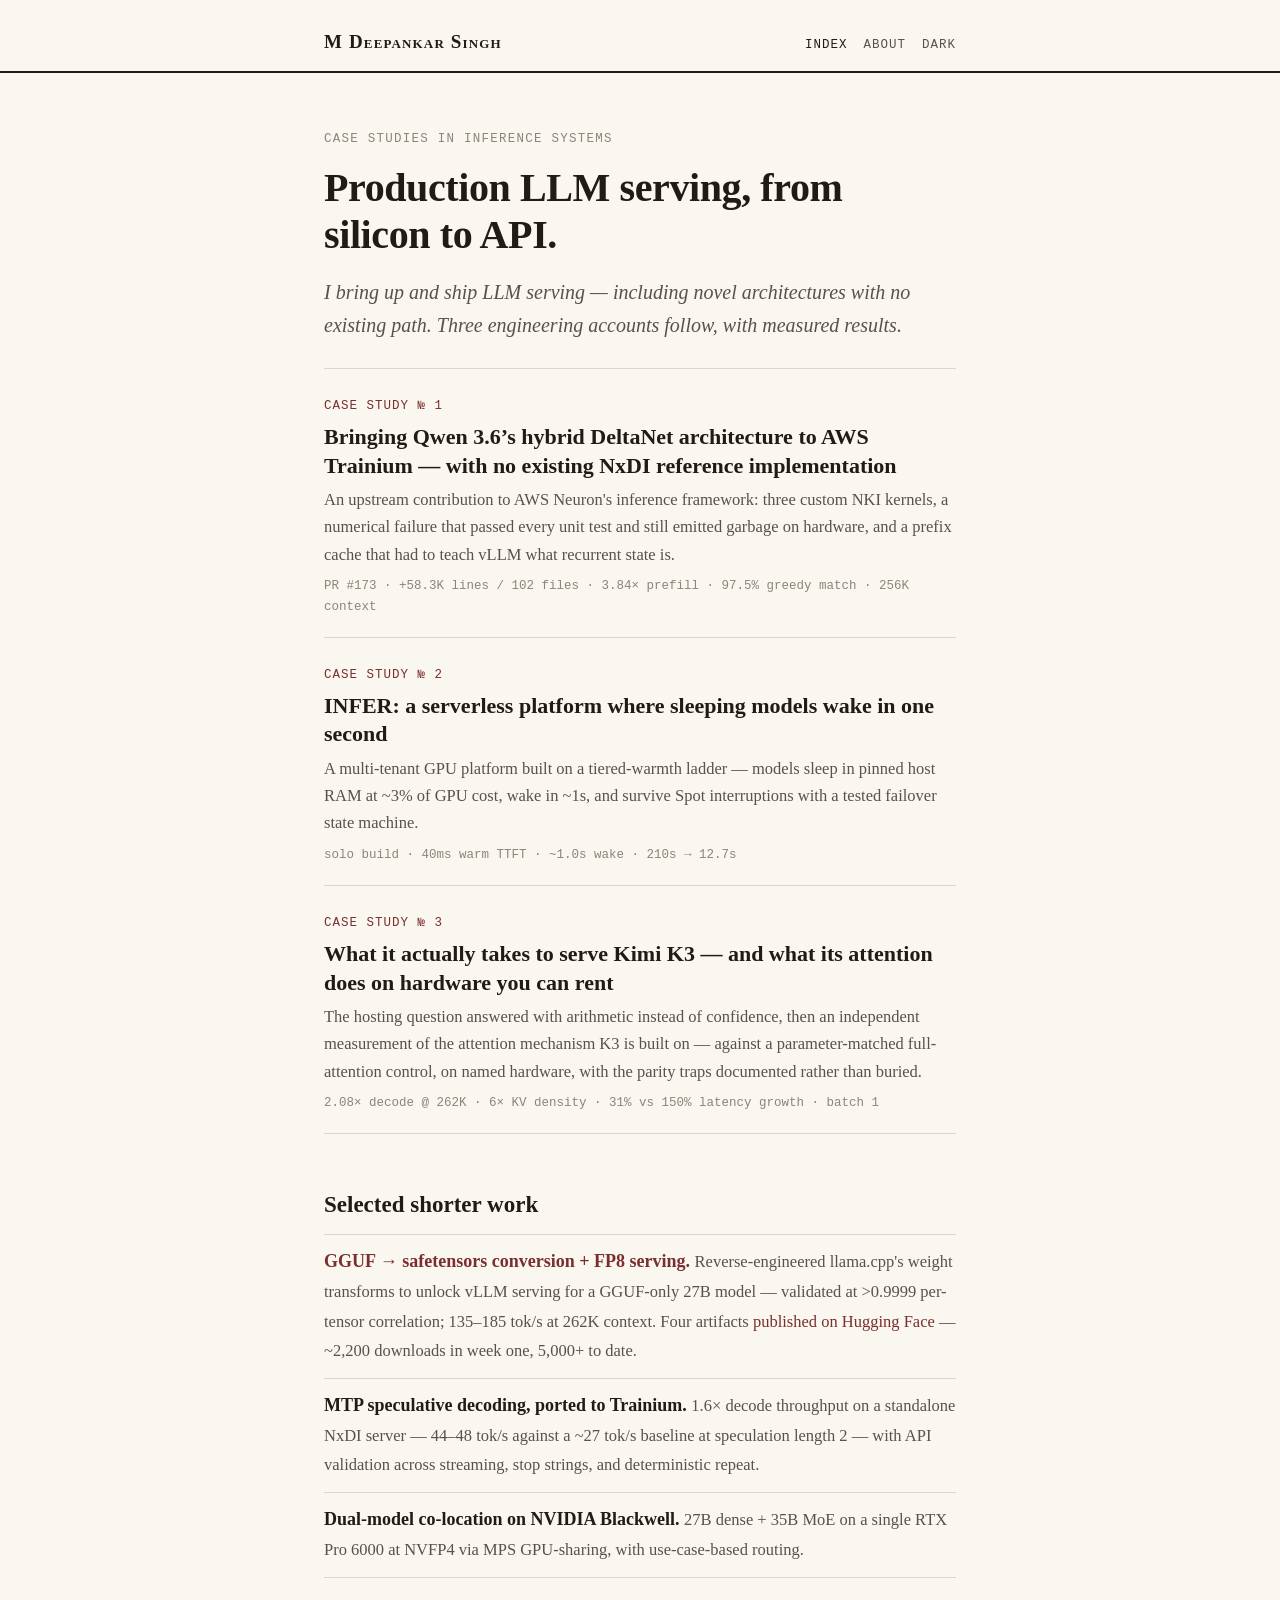
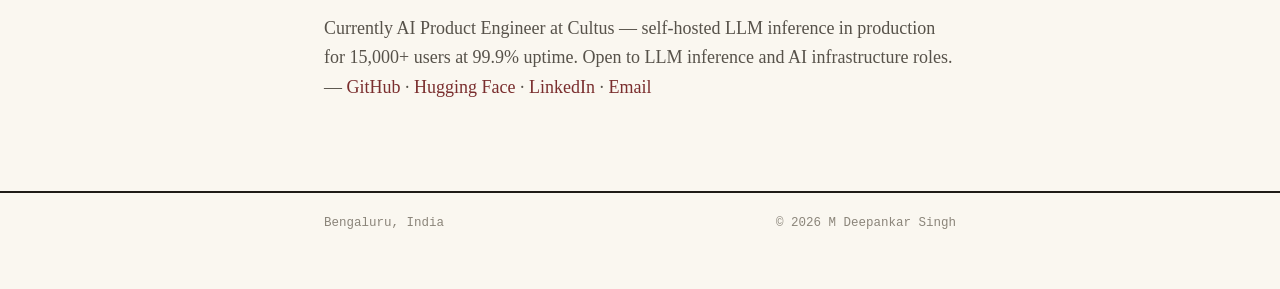
<file: index.html>
<!DOCTYPE html>
<html lang="en">
<head>
<meta charset="UTF-8">
<meta name="viewport" content="width=device-width, initial-scale=1.0">
<title>M Deepankar Singh — Inference Systems</title>
<meta name="description" content="Inference systems engineer. Case studies in production LLM serving: AWS Trainium bring-up, multi-tenant GPU platforms, and measured long-context inference.">

<meta property="og:type" content="website">
<meta property="og:site_name" content="M Deepankar Singh — Inference Systems">
<meta property="og:url" content="https://m-deepankar-singh.github.io/">
<meta property="og:title" content="M Deepankar Singh — Production LLM serving, from silicon to API">
<meta property="og:description" content="Case studies in inference systems: a hybrid DeltaNet architecture brought to AWS Trainium, a serverless GPU platform where sleeping models wake in one second, and an independent measurement of Kimi Delta Attention.">
<meta property="og:image" content="https://m-deepankar-singh.github.io/tweet-card.png">
<meta property="og:image:width" content="1600">
<meta property="og:image:height" content="900">
<meta name="twitter:card" content="summary_large_image">
<meta name="twitter:title" content="M Deepankar Singh — Production LLM serving, from silicon to API">
<meta name="twitter:description" content="Case studies in inference systems: a hybrid DeltaNet architecture brought to AWS Trainium, a serverless GPU platform where sleeping models wake in one second, and an independent measurement of Kimi Delta Attention.">
<meta name="twitter:image" content="https://m-deepankar-singh.github.io/tweet-card.png">

<link rel="stylesheet" href="styles.css">
<script src="theme.js"></script>
</head>
<body>

<header class="masthead">
  <div class="masthead-inner">
    <a class="name" href="index.html">M&nbsp;Deepankar&nbsp;Singh</a>
    <nav>
      <a href="index.html" class="active">Index</a>
      <a href="about.html">About</a>
      <button id="theme-toggle" type="button">Dark</button>
    </nav>
  </div>
</header>

<main>
  <div class="wrap">

    <div class="article-kicker">Case studies in inference systems</div>
    <h1>Production LLM serving, from silicon to API.</h1>
    <p class="cover-role">
      I bring up and ship LLM serving — including novel architectures with no existing path.
      Three engineering accounts follow, with measured results.
    </p>

    <div class="toc">
      <a class="toc-item" href="deltanet-trainium.html">
        <span class="toc-no">CASE STUDY № 1</span>
        <div class="toc-title">Bringing Qwen 3.6’s hybrid DeltaNet architecture to AWS Trainium — with no existing NxDI reference implementation</div>
        <p class="toc-abs">
          An upstream contribution to AWS Neuron's inference framework: three custom NKI kernels,
          a numerical failure that passed every unit test and still emitted garbage on hardware,
          and a prefix cache that had to teach vLLM what recurrent state is.
        </p>
        <div class="toc-stats">PR #173 · +58.3K lines / 102 files · 3.84× prefill · 97.5% greedy match · 256K context</div>
      </a>
      <a class="toc-item" href="infer.html">
        <span class="toc-no">CASE STUDY № 2</span>
        <div class="toc-title">INFER: a serverless platform where sleeping models wake in one second</div>
        <p class="toc-abs">
          A multi-tenant GPU platform built on a tiered-warmth ladder — models sleep in pinned
          host RAM at ~3% of GPU cost, wake in ~1s, and survive Spot interruptions with a
          tested failover state machine.
        </p>
        <div class="toc-stats">solo build · 40ms warm TTFT · ~1.0s wake · 210s → 12.7s</div>
      </a>
      <a class="toc-item" href="kimi-kda.html">
        <span class="toc-no">CASE STUDY № 3</span>
        <div class="toc-title">What it actually takes to serve Kimi K3 — and what its attention does on hardware you can rent</div>
        <p class="toc-abs">
          The hosting question answered with arithmetic instead of confidence, then an independent
          measurement of the attention mechanism K3 is built on — against a parameter-matched
          full-attention control, on named hardware, with the parity traps documented rather
          than buried.
        </p>
        <div class="toc-stats">2.08× decode @ 262K · 6× KV density · 31% vs 150% latency growth · batch 1</div>
      </a>
    </div>

    <h2 style="margin-top:56px">Selected shorter work</h2>
    <ul class="brief-list">
      <li>
        <span class="t"><a href="https://huggingface.co/zeeksa/Qwen3.6-27B-Uncensored-HauhauCS-Aggressive-DFlash-GGUF" target="_blank" rel="noopener">GGUF → safetensors conversion + FP8 serving.</a></span>
        <span class="d">Reverse-engineered llama.cpp's weight transforms to unlock vLLM serving for a
        GGUF-only 27B model — validated at &gt;0.9999 per-tensor correlation; 135–185 tok/s at 262K context.
        Four artifacts <a href="https://huggingface.co/zeeksa" target="_blank" rel="noopener">published on Hugging Face</a> —
        ~2,200 downloads in week one, 5,000+ to date.</span>
      </li>
      <li>
        <span class="t">MTP speculative decoding, ported to Trainium.</span>
        <span class="d">1.6× decode throughput on a standalone NxDI server — 44–48 tok/s against a
        ~27 tok/s baseline at speculation length 2 — with API validation across streaming,
        stop strings, and deterministic repeat.</span>
      </li>
      <li>
        <span class="t">Dual-model co-location on NVIDIA Blackwell.</span>
        <span class="d">27B dense + 35B MoE on a single RTX Pro 6000 at NVFP4 via MPS GPU-sharing,
        with use-case-based routing.</span>
      </li>
    </ul>

    <p class="dim" style="margin-top:36px">
      Currently AI Product Engineer at Cultus — self-hosted LLM inference in production for
      15,000+ users at 99.9% uptime. Open to LLM inference and AI infrastructure roles. —
      <a href="https://github.com/m-deepankar-singh" target="_blank" rel="noopener">GitHub</a> ·
      <a href="https://huggingface.co/zeeksa" target="_blank" rel="noopener">Hugging&nbsp;Face</a> ·
      <a href="https://linkedin.com/in/m-deepankar-singh" target="_blank" rel="noopener">LinkedIn</a> ·
      <a href="mailto:singh.deepankar39@gmail.com">Email</a>
    </p>

  </div>
</main>

<footer>
  <div class="wrap">
    <span>Bengaluru, India</span>
    <span>© 2026 M Deepankar Singh</span>
  </div>
</footer>

</body>
</html>
</file>
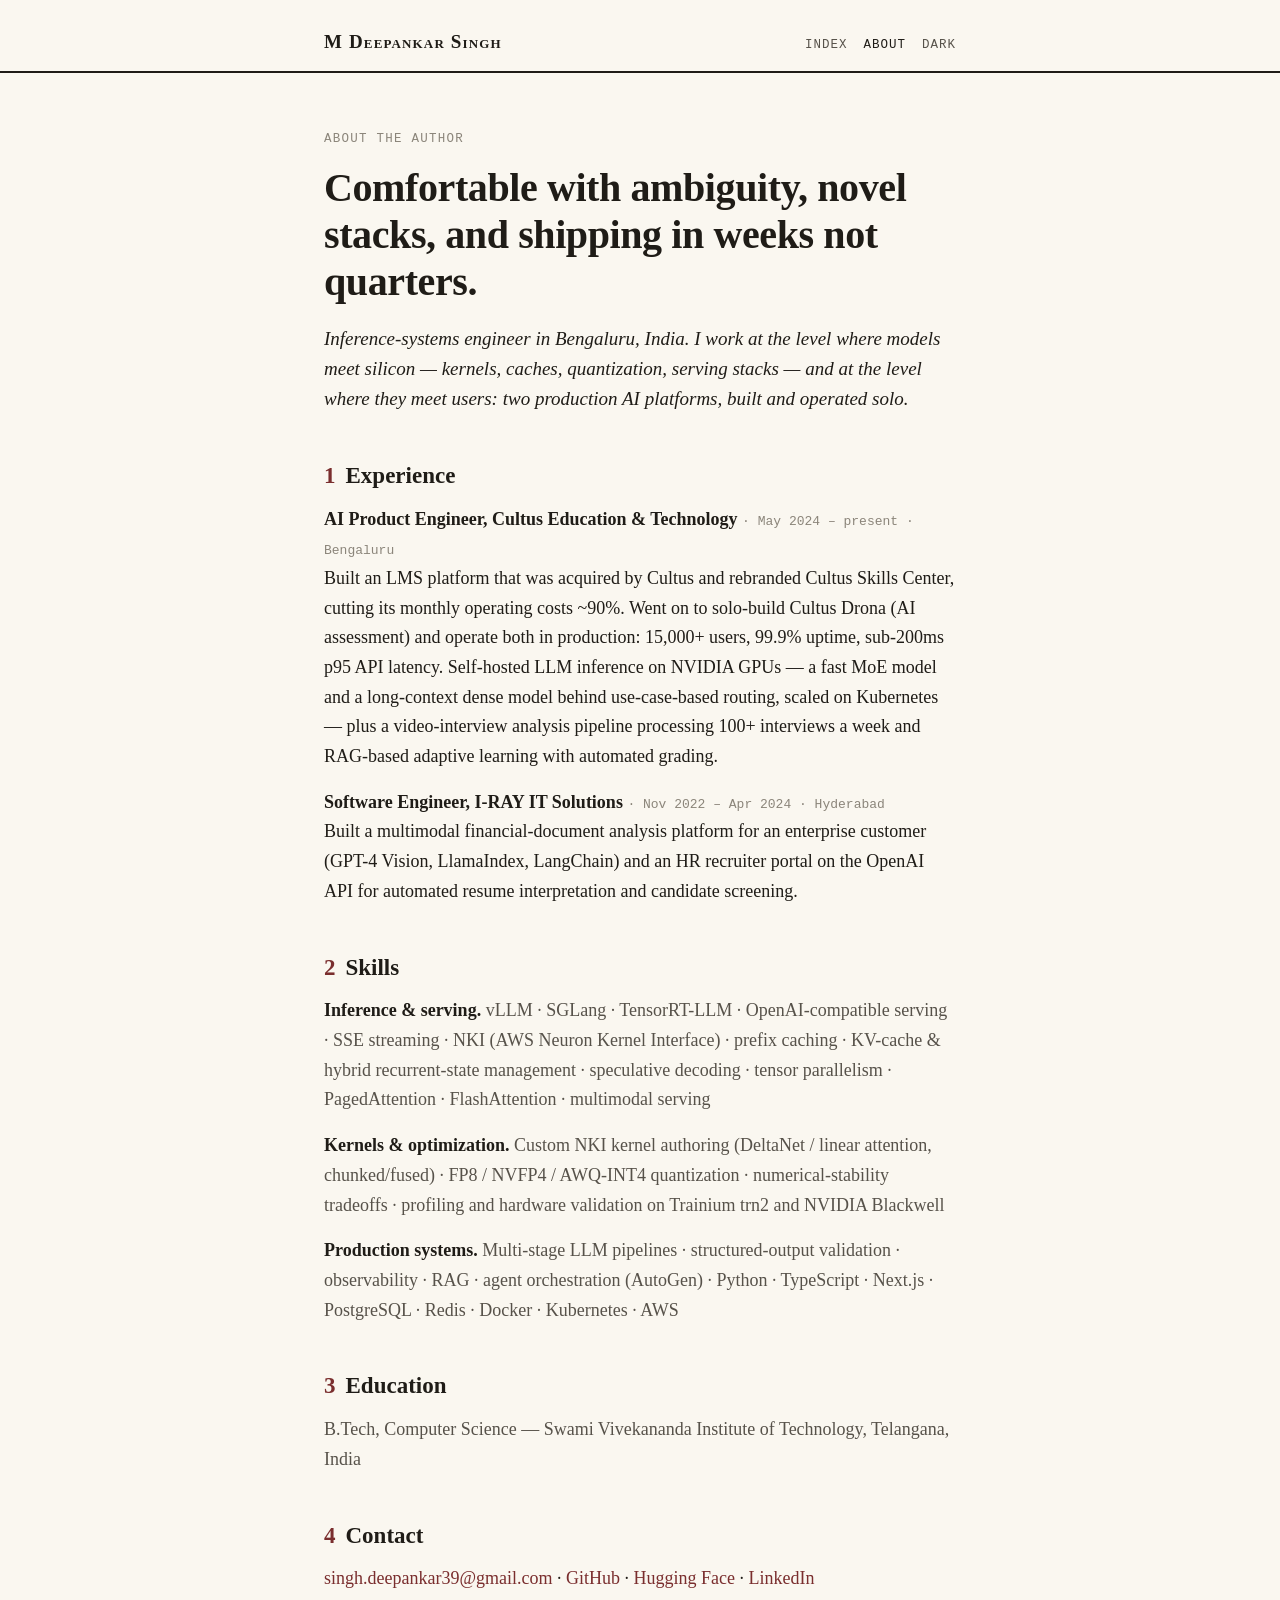
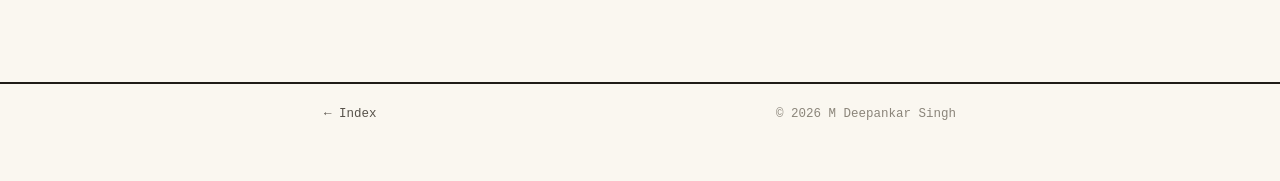
<file: about.html>
<!DOCTYPE html>
<html lang="en">
<head>
<meta charset="UTF-8">
<meta name="viewport" content="width=device-width, initial-scale=1.0">
<title>About — M Deepankar Singh</title>
<meta name="description" content="Experience and skills — production LLM serving, custom inference kernels, quantization.">
<link rel="stylesheet" href="styles.css">
<script src="theme.js"></script>
</head>
<body>

<header class="masthead">
  <div class="masthead-inner">
    <a class="name" href="index.html">M&nbsp;Deepankar&nbsp;Singh</a>
    <nav>
      <a href="index.html">Index</a>
      <a href="about.html" class="active">About</a>
      <button id="theme-toggle" type="button">Dark</button>
    </nav>
  </div>
</header>

<main>
  <div class="wrap">

    <div class="article-kicker">About the author</div>
    <h1>Comfortable with ambiguity, novel stacks, and shipping in weeks not quarters.</h1>

    <p class="abstract">
      Inference-systems engineer in Bengaluru, India. I work at the level where models meet
      silicon — kernels, caches, quantization, serving stacks — and at the level where they
      meet users: two production AI platforms, built and operated solo.
    </p>

    <h2><span class="sec-no">1</span>Experience</h2>
    <p>
      <strong>AI Product Engineer, Cultus Education &amp; Technology</strong>
      <span style="font-family:var(--mono);font-size:13px;color:var(--ink-3)"> · May 2024 – present · Bengaluru</span><br>
      Built an LMS platform that was acquired by Cultus and rebranded Cultus Skills Center,
      cutting its monthly operating costs ~90%. Went on to solo-build Cultus Drona (AI
      assessment) and operate both in production: 15,000+ users, 99.9% uptime, sub-200ms p95
      API latency. Self-hosted LLM inference on NVIDIA GPUs — a fast MoE model and a
      long-context dense model behind use-case-based routing, scaled on Kubernetes — plus a
      video-interview analysis pipeline processing 100+ interviews a week and RAG-based
      adaptive learning with automated grading.
    </p>
    <p>
      <strong>Software Engineer, I-RAY IT Solutions</strong>
      <span style="font-family:var(--mono);font-size:13px;color:var(--ink-3)"> · Nov 2022 – Apr 2024 · Hyderabad</span><br>
      Built a multimodal financial-document analysis platform for an enterprise customer
      (GPT-4 Vision, LlamaIndex, LangChain) and an HR recruiter portal on the OpenAI API for
      automated resume interpretation and candidate screening.
    </p>

    <h2><span class="sec-no">2</span>Skills</h2>
    <p class="dim">
      <strong style="color:var(--ink)">Inference &amp; serving.</strong> vLLM · SGLang · TensorRT-LLM ·
      OpenAI-compatible serving · SSE streaming · NKI (AWS Neuron Kernel Interface) · prefix caching ·
      KV-cache &amp; hybrid recurrent-state management · speculative decoding · tensor parallelism ·
      PagedAttention · FlashAttention · multimodal serving
    </p>
    <p class="dim">
      <strong style="color:var(--ink)">Kernels &amp; optimization.</strong> Custom NKI kernel authoring
      (DeltaNet / linear attention, chunked/fused) · FP8 / NVFP4 / AWQ-INT4 quantization ·
      numerical-stability tradeoffs · profiling and hardware validation on Trainium trn2 and NVIDIA Blackwell
    </p>
    <p class="dim">
      <strong style="color:var(--ink)">Production systems.</strong> Multi-stage LLM pipelines ·
      structured-output validation · observability · RAG · agent orchestration (AutoGen) ·
      Python · TypeScript · Next.js · PostgreSQL · Redis · Docker · Kubernetes · AWS
    </p>

    <h2><span class="sec-no">3</span>Education</h2>
    <p class="dim">
      B.Tech, Computer Science — Swami Vivekananda Institute of Technology, Telangana, India
    </p>

    <h2><span class="sec-no">4</span>Contact</h2>
    <p>
      <a href="mailto:singh.deepankar39@gmail.com">singh.deepankar39@gmail.com</a> ·
      <a href="https://github.com/m-deepankar-singh" target="_blank" rel="noopener">GitHub</a> ·
      <a href="https://huggingface.co/zeeksa" target="_blank" rel="noopener">Hugging Face</a> ·
      <a href="https://linkedin.com/in/m-deepankar-singh" target="_blank" rel="noopener">LinkedIn</a>
    </p>

  </div>
</main>

<footer>
  <div class="wrap">
    <span><a href="index.html">← Index</a></span>
    <span>© 2026 M Deepankar Singh</span>
  </div>
</footer>

</body>
</html>
</file>
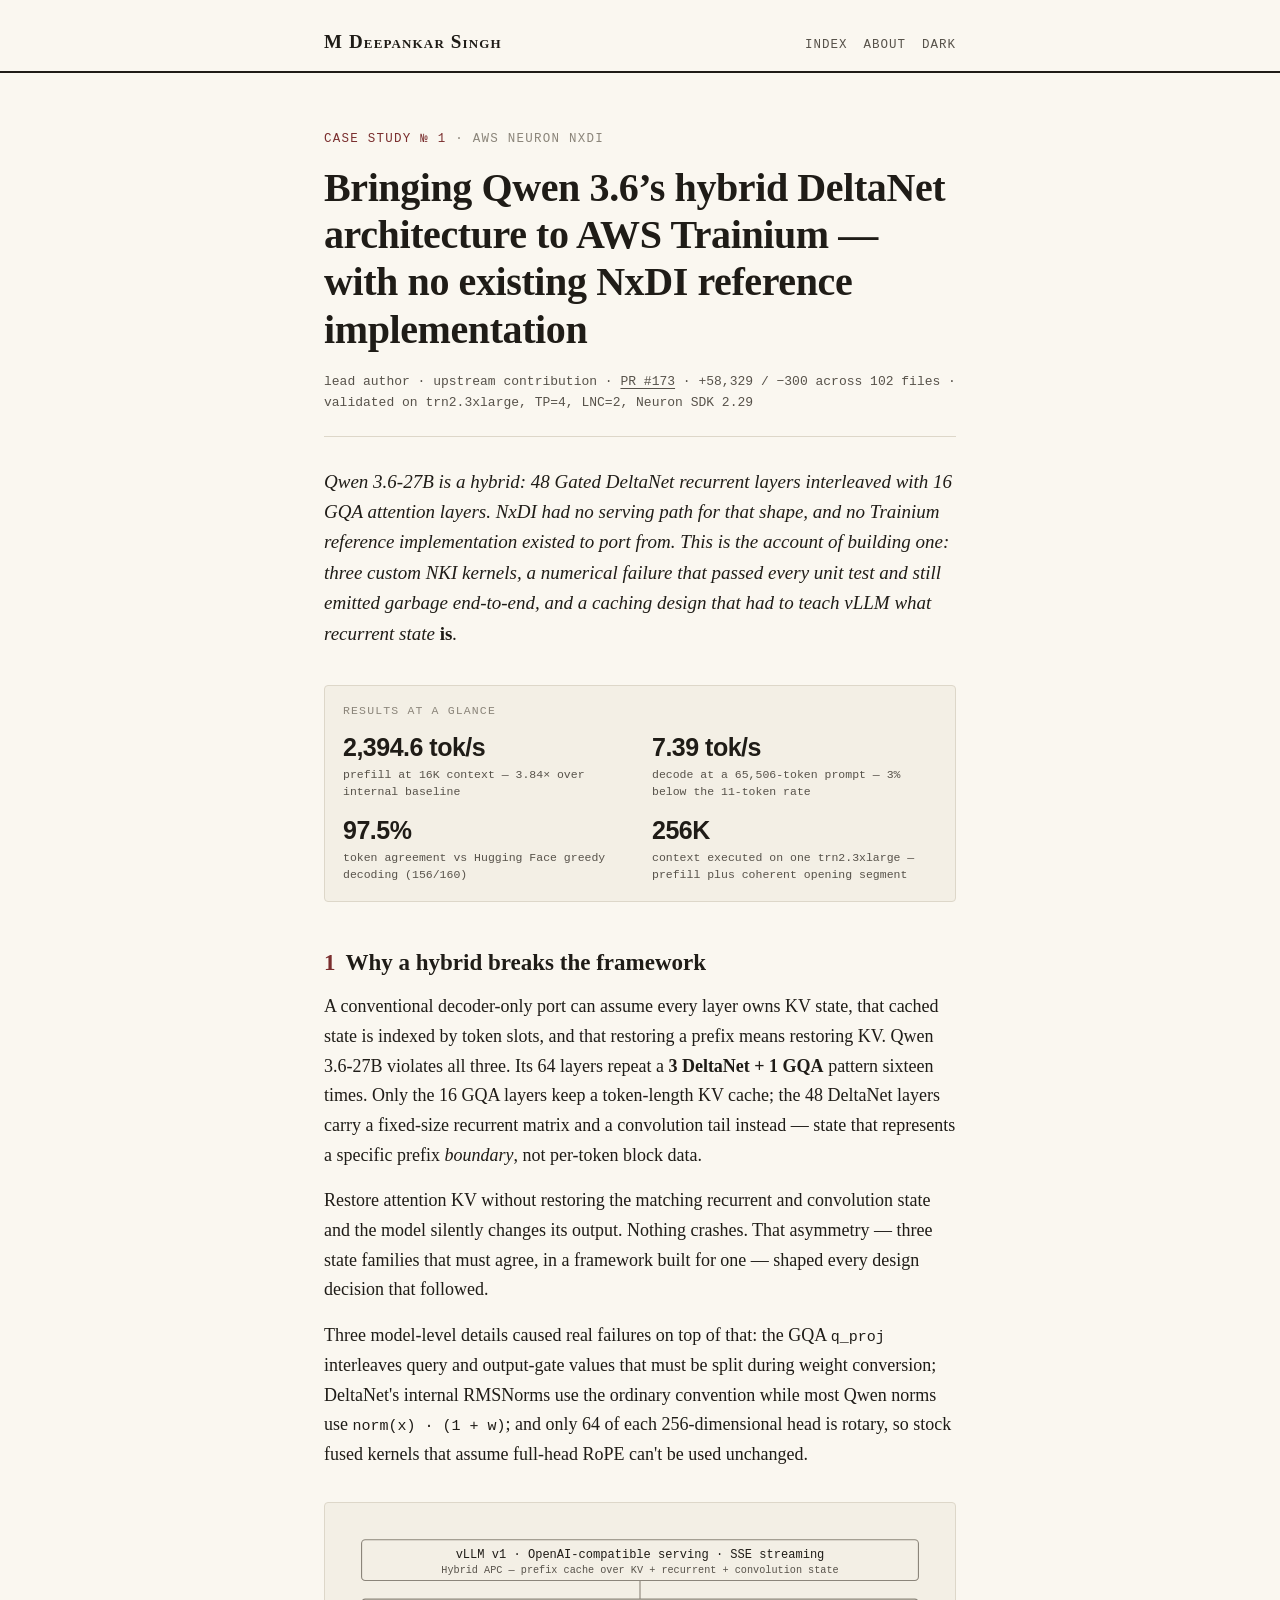
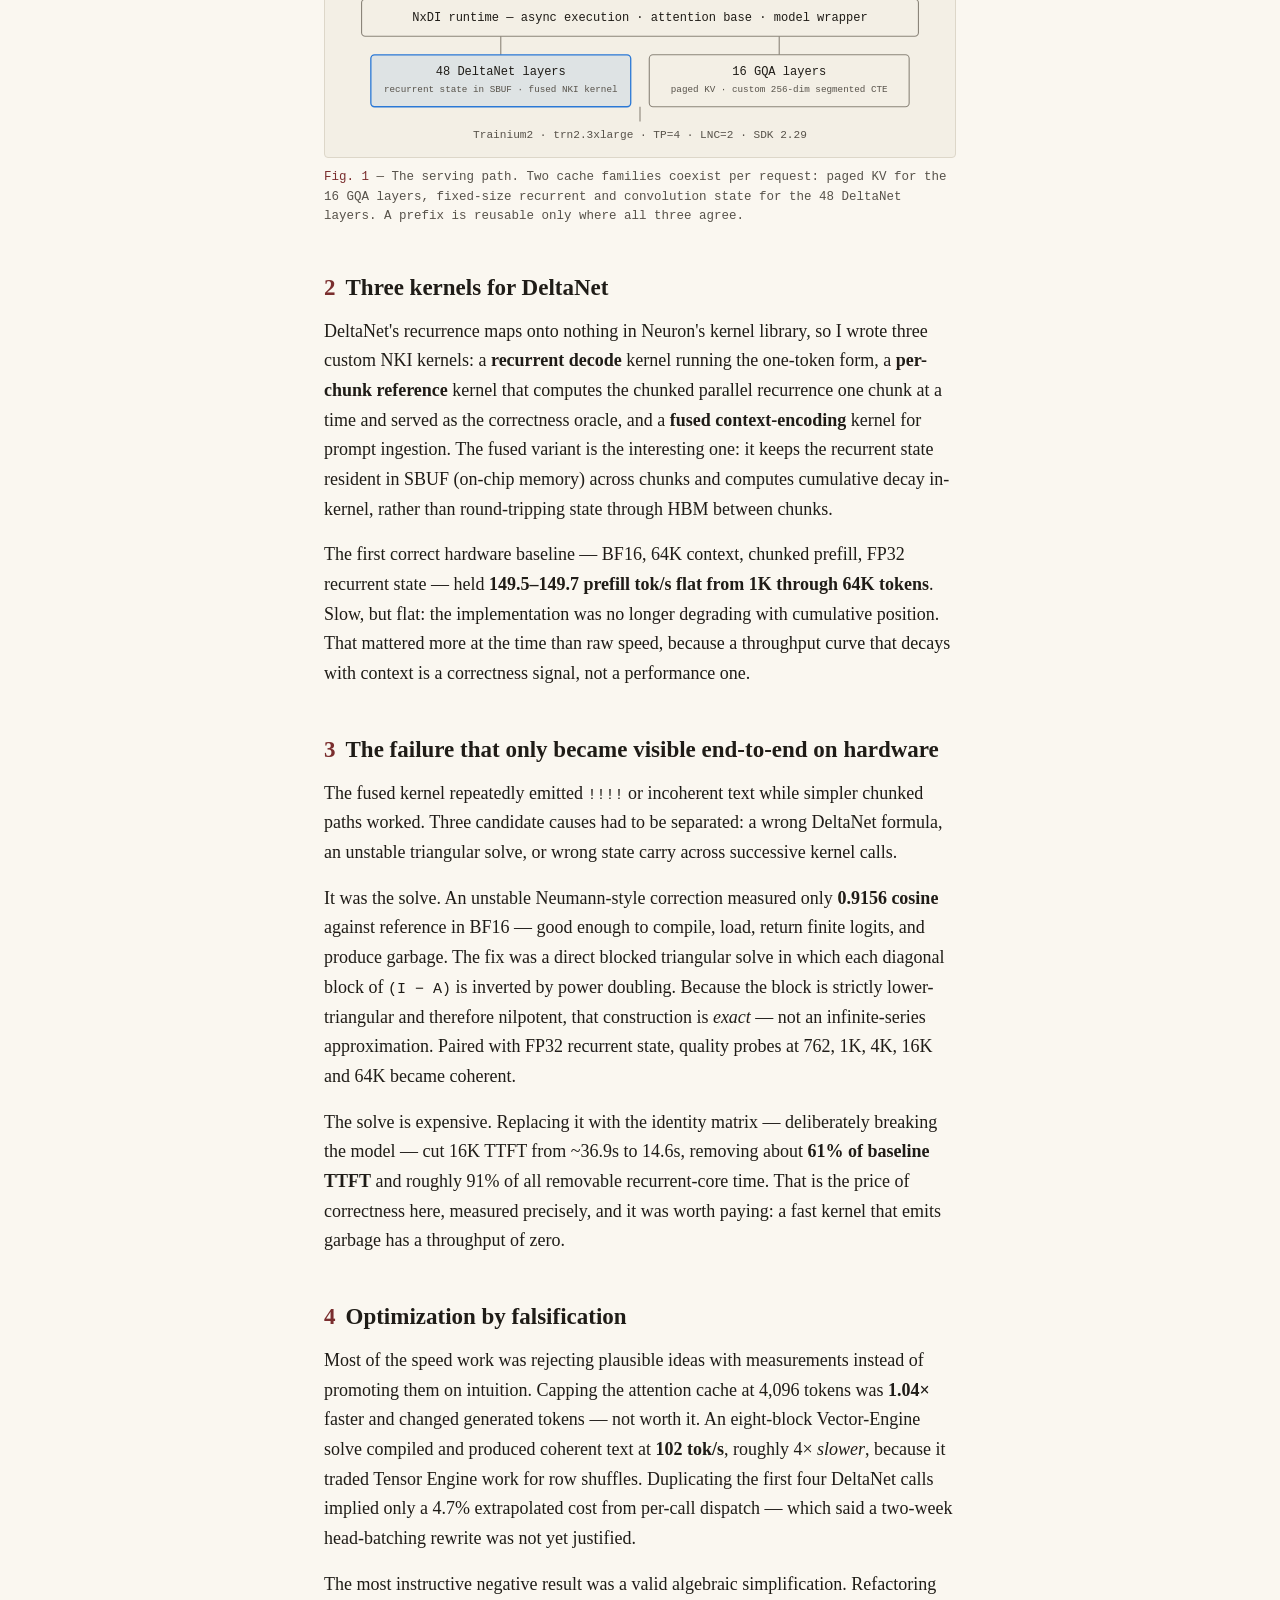
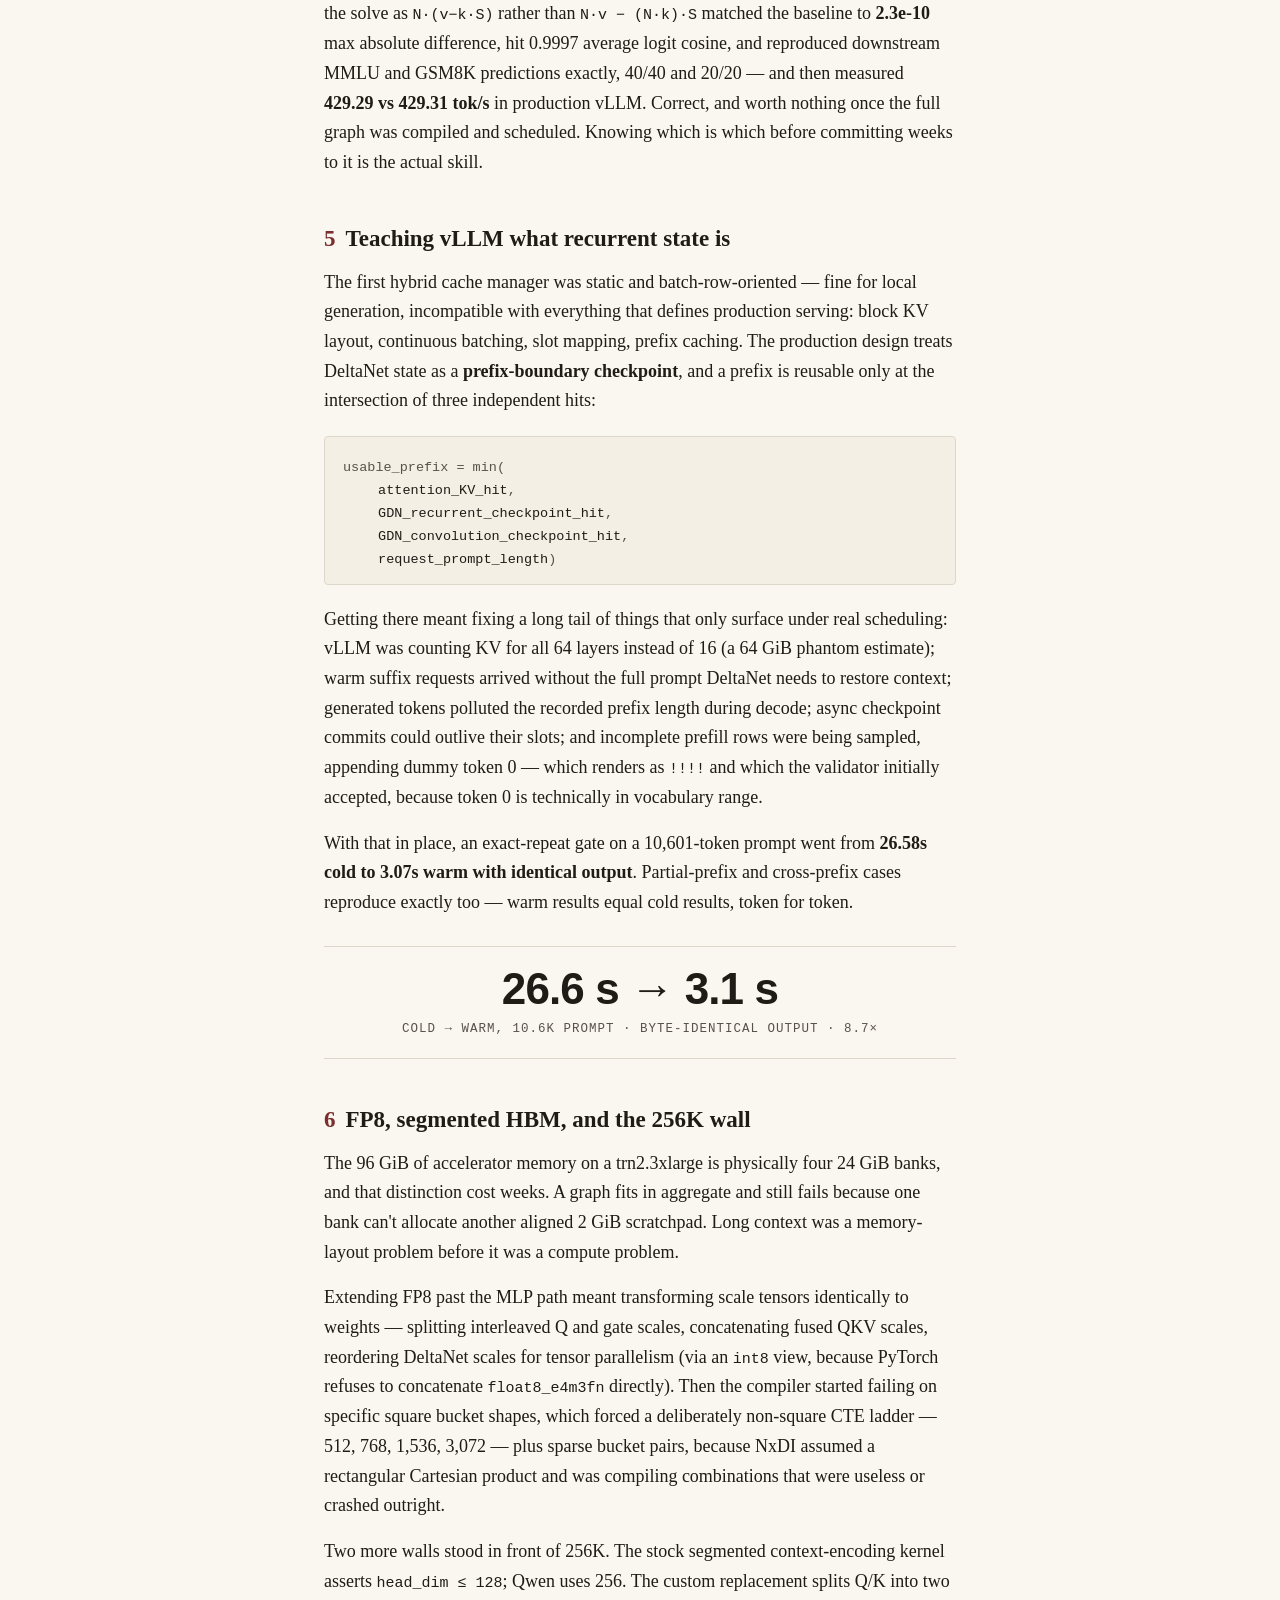
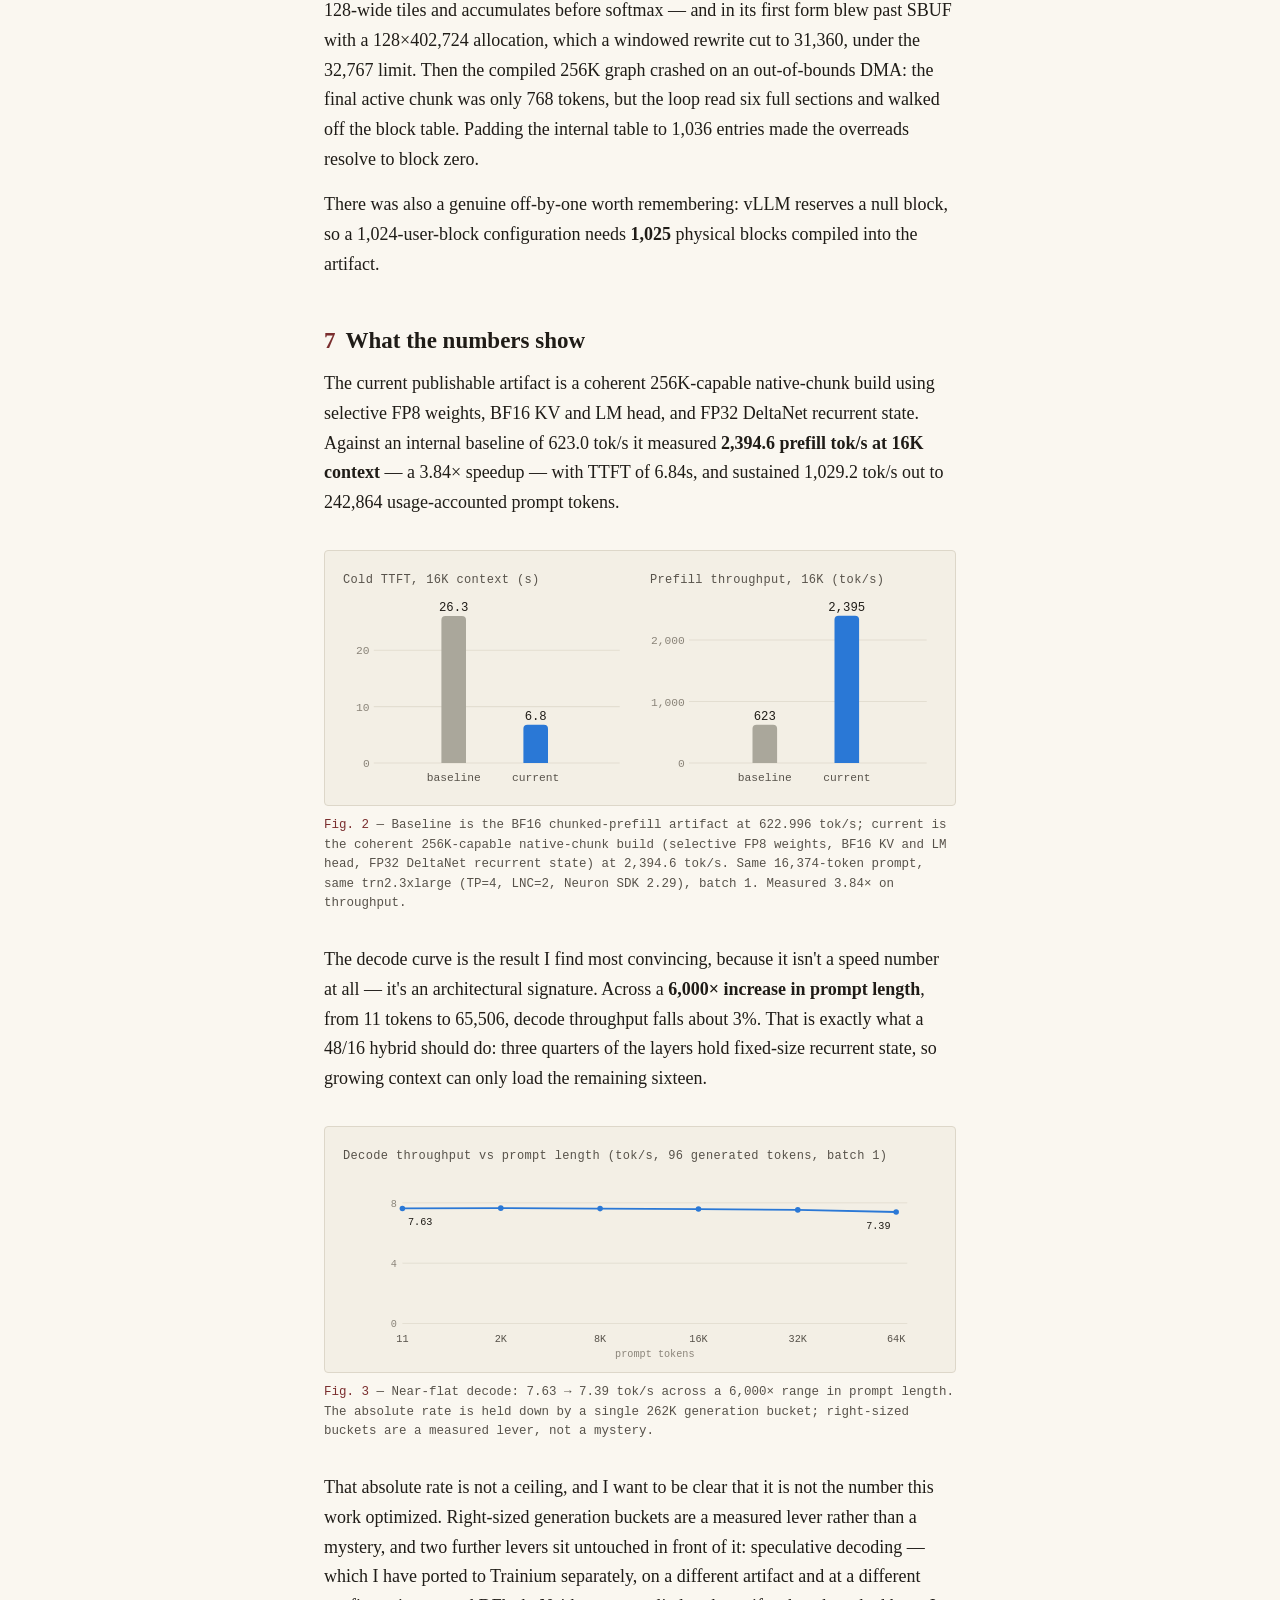
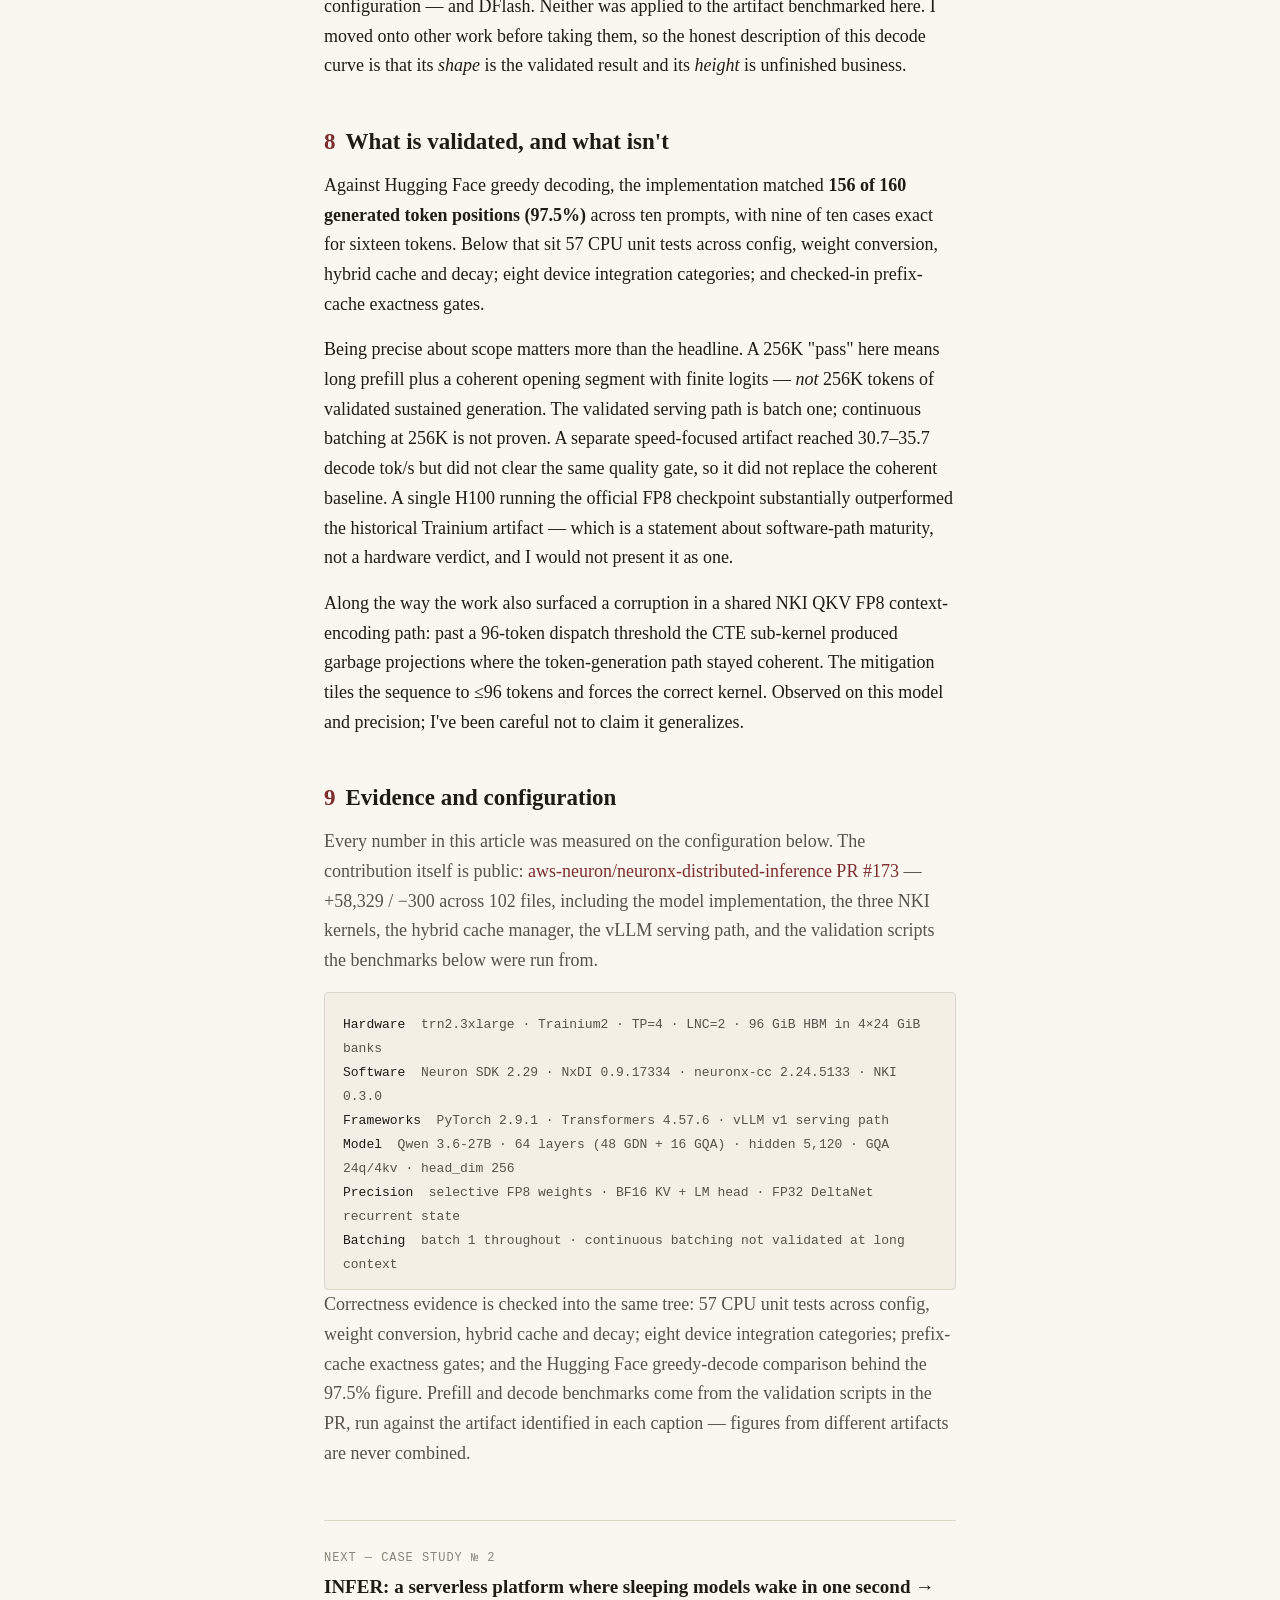
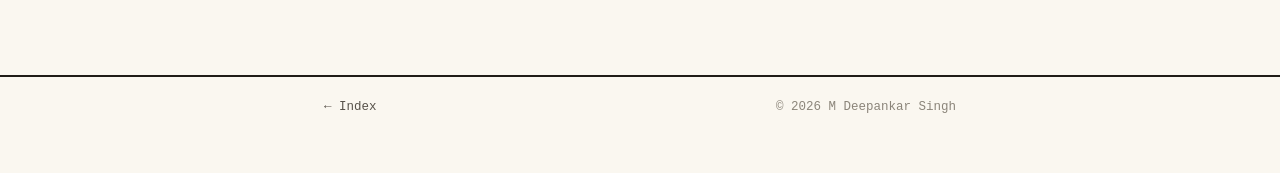
<file: deltanet-trainium.html>
<!DOCTYPE html>
<html lang="en">
<head>
<meta charset="UTF-8">
<meta name="viewport" content="width=device-width, initial-scale=1.0">
<title>Bringing a hybrid DeltaNet model to AWS Trainium — M Deepankar Singh</title>
<meta name="description" content="Case study: an upstream AWS Neuron contribution bringing Qwen 3.6-27B hybrid (DeltaNet + GQA) serving to Trainium2 from zero — custom NKI kernels, hybrid prefix caching, 256K context.">

<meta property="og:type" content="article">
<meta property="og:site_name" content="M Deepankar Singh — Inference Systems">
<meta property="og:url" content="https://m-deepankar-singh.github.io/deltanet-trainium.html">
<meta property="og:title" content="Bringing Qwen 3.6's hybrid DeltaNet architecture to AWS Trainium">
<meta property="og:description" content="48 recurrent layers interleaved with 16 attention layers, and no existing NxDI reference implementation to port from. Three custom NKI kernels, a numerical failure that passed every unit test, and a cache that had to teach vLLM what recurrent state is.">
<meta property="og:image" content="https://m-deepankar-singh.github.io/tweet-card.png">
<meta property="og:image:width" content="1600">
<meta property="og:image:height" content="900">
<meta name="twitter:card" content="summary_large_image">
<meta name="twitter:title" content="Bringing Qwen 3.6's hybrid DeltaNet architecture to AWS Trainium">
<meta name="twitter:description" content="Upstream AWS Neuron contribution (PR #173): three custom NKI kernels, hybrid recurrent + KV prefix caching, 2,394.6 prefill tok/s at 16K, 97.5% agreement with Hugging Face greedy decoding.">
<meta name="twitter:image" content="https://m-deepankar-singh.github.io/tweet-card.png">

<link rel="stylesheet" href="styles.css">
<script src="theme.js"></script>
</head>
<body>

<header class="masthead">
  <div class="masthead-inner">
    <a class="name" href="index.html">M&nbsp;Deepankar&nbsp;Singh</a>
    <nav>
      <a href="index.html">Index</a>
      <a href="about.html">About</a>
      <button id="theme-toggle" type="button">Dark</button>
    </nav>
  </div>
</header>

<main>
  <div class="wrap">

    <div class="article-kicker"><span class="no">Case study № 1</span> · AWS Neuron NxDI</div>
    <h1>Bringing Qwen 3.6’s hybrid DeltaNet architecture to AWS Trainium — with no existing NxDI reference implementation</h1>
    <div class="article-meta">
      lead author · upstream contribution ·
      <a href="https://github.com/aws-neuron/neuronx-distributed-inference/pull/173" target="_blank" rel="noopener">PR&nbsp;#173</a>
      · +58,329 / −300 across 102 files · validated on trn2.3xlarge, TP=4, LNC=2, Neuron SDK 2.29
    </div>

    <p class="abstract">
      Qwen 3.6-27B is a hybrid: 48 Gated DeltaNet recurrent layers interleaved with 16 GQA
      attention layers. NxDI had no serving path for that shape, and no Trainium reference
      implementation existed to port from. This is the account of building one: three custom
      NKI kernels, a numerical failure that passed every unit test and still emitted garbage
      end-to-end, and a caching design that had to teach vLLM what recurrent state <b>is</b>.
    </p>

    <div class="glance">
      <div class="glance-hd">Results at a glance</div>
      <dl>
        <div><dt>2,394.6 tok/s</dt><dd>prefill at 16K context — 3.84× over internal baseline</dd></div>
        <div><dt>7.39 tok/s</dt><dd>decode at a 65,506-token prompt — 3% below the 11-token rate</dd></div>
        <div><dt>97.5%</dt><dd>token agreement vs Hugging Face greedy decoding (156/160)</dd></div>
        <div><dt>256K</dt><dd>context executed on one trn2.3xlarge — prefill plus coherent opening segment</dd></div>
      </dl>
    </div>

    <h2><span class="sec-no">1</span>Why a hybrid breaks the framework</h2>
    <p>
      A conventional decoder-only port can assume every layer owns KV state, that cached state
      is indexed by token slots, and that restoring a prefix means restoring KV. Qwen 3.6-27B
      violates all three. Its 64 layers repeat a <strong>3 DeltaNet + 1 GQA</strong> pattern
      sixteen times. Only the 16 GQA layers keep a token-length KV cache; the 48 DeltaNet layers
      carry a fixed-size recurrent matrix and a convolution tail instead — state that represents
      a specific prefix <em>boundary</em>, not per-token block data.
    </p>
    <p>
      Restore attention KV without restoring the matching recurrent and convolution state and
      the model silently changes its output. Nothing crashes. That asymmetry — three state
      families that must agree, in a framework built for one — shaped every design decision
      that followed.
    </p>
    <p>
      Three model-level details caused real failures on top of that: the GQA
      <code style="font-family:var(--mono);font-size:15px">q_proj</code> interleaves query and
      output-gate values that must be split during weight conversion; DeltaNet's internal
      RMSNorms use the ordinary convention while most Qwen norms use
      <code style="font-family:var(--mono);font-size:15px">norm(x) · (1 + w)</code>; and only 64
      of each 256-dimensional head is rotary, so stock fused kernels that assume full-head RoPE
      can't be used unchanged.
    </p>

    <figure>
      <div class="fig-panel">
        <svg viewBox="0 0 640 240" role="img" aria-label="Serving path diagram">
          <rect x="20" y="18" width="600" height="44" rx="4" fill="none" stroke="var(--ink-3)" stroke-width="1.2"/>
          <text x="320" y="38" text-anchor="middle" font-size="13" fill="var(--ink)">vLLM v1 · OpenAI-compatible serving · SSE streaming</text>
          <text x="320" y="54" text-anchor="middle" font-size="11" fill="var(--ink-2)">Hybrid APC — prefix cache over KV + recurrent + convolution state</text>
          <line x1="320" y1="62" x2="320" y2="82" stroke="var(--ink-3)" stroke-width="1.2"/>
          <rect x="20" y="82" width="600" height="40" rx="4" fill="none" stroke="var(--ink-3)" stroke-width="1.2"/>
          <text x="320" y="106" text-anchor="middle" font-size="13" fill="var(--ink)">NxDI runtime — async execution · attention base · model wrapper</text>
          <line x1="170" y1="122" x2="170" y2="142" stroke="var(--ink-3)" stroke-width="1.2"/>
          <line x1="470" y1="122" x2="470" y2="142" stroke="var(--ink-3)" stroke-width="1.2"/>
          <rect x="30" y="142" width="280" height="56" rx="4" fill="var(--chart-accent)" fill-opacity="0.1" stroke="var(--chart-accent)" stroke-width="1.4"/>
          <text x="170" y="164" text-anchor="middle" font-size="13" fill="var(--ink)">48 DeltaNet layers</text>
          <text x="170" y="182" text-anchor="middle" font-size="10" fill="var(--ink-2)">recurrent state in SBUF · fused NKI kernel</text>
          <rect x="330" y="142" width="280" height="56" rx="4" fill="none" stroke="var(--ink-3)" stroke-width="1.2"/>
          <text x="470" y="164" text-anchor="middle" font-size="13" fill="var(--ink)">16 GQA layers</text>
          <text x="470" y="182" text-anchor="middle" font-size="10" fill="var(--ink-2)">paged KV · custom 256-dim segmented CTE</text>
          <line x1="320" y1="198" x2="320" y2="214" stroke="var(--ink-3)" stroke-width="1.2"/>
          <text x="320" y="232" text-anchor="middle" font-size="12" fill="var(--ink-2)">Trainium2 · trn2.3xlarge · TP=4 · LNC=2 · SDK 2.29</text>
        </svg>
      </div>
      <figcaption><span class="fig-no">Fig. 1</span> — The serving path. Two cache families coexist per
      request: paged KV for the 16 GQA layers, fixed-size recurrent and convolution state for the 48
      DeltaNet layers. A prefix is reusable only where all three agree.</figcaption>
    </figure>

    <h2><span class="sec-no">2</span>Three kernels for DeltaNet</h2>
    <p>
      DeltaNet's recurrence maps onto nothing in Neuron's kernel library, so I wrote three
      custom NKI kernels: a <strong>recurrent decode</strong> kernel running the one-token
      form, a <strong>per-chunk reference</strong> kernel that computes the chunked parallel
      recurrence one chunk at a time and served as the correctness oracle, and a
      <strong>fused context-encoding</strong> kernel for prompt ingestion. The fused variant
      is the interesting one: it keeps the recurrent state resident in SBUF (on-chip memory)
      across chunks and computes cumulative decay in-kernel, rather than round-tripping state
      through HBM between chunks.
    </p>
    <p>
      The first correct hardware baseline — BF16, 64K context, chunked prefill, FP32 recurrent
      state — held <strong>149.5–149.7 prefill tok/s flat from 1K through 64K tokens</strong>.
      Slow, but flat: the implementation was no longer degrading with cumulative position. That
      mattered more at the time than raw speed, because a throughput curve that decays with
      context is a correctness signal, not a performance one.
    </p>

    <h2><span class="sec-no">3</span>The failure that only became visible end-to-end on hardware</h2>
    <p>
      The fused kernel repeatedly emitted <code style="font-family:var(--mono);font-size:15px">!!!!</code>
      or incoherent text while simpler chunked paths worked. Three candidate causes had to be
      separated: a wrong DeltaNet formula, an unstable triangular solve, or wrong state carry
      across successive kernel calls.
    </p>
    <p>
      It was the solve. An unstable Neumann-style correction measured only
      <strong>0.9156 cosine</strong> against reference in BF16 — good enough to compile, load,
      return finite logits, and produce garbage. The fix was a direct blocked triangular solve
      in which each diagonal block of <code style="font-family:var(--mono);font-size:15px">(I − A)</code>
      is inverted by power doubling. Because the block is strictly lower-triangular and
      therefore nilpotent, that construction is <em>exact</em> — not an infinite-series
      approximation. Paired with FP32 recurrent state, quality probes at 762, 1K, 4K, 16K and
      64K became coherent.
    </p>
    <p>
      The solve is expensive. Replacing it with the identity matrix — deliberately breaking the
      model — cut 16K TTFT from ~36.9s to 14.6s, removing about <strong>61% of baseline
      TTFT</strong> and roughly 91% of all removable recurrent-core time. That is the price of
      correctness here, measured precisely, and it was worth paying: a fast kernel that emits
      garbage has a throughput of zero.
    </p>

    <h2><span class="sec-no">4</span>Optimization by falsification</h2>
    <p>
      Most of the speed work was rejecting plausible ideas with measurements instead of
      promoting them on intuition. Capping the attention cache at 4,096 tokens was
      <strong>1.04×</strong> faster and changed generated tokens — not worth it. An eight-block
      Vector-Engine solve compiled and produced coherent text at <strong>102 tok/s</strong>,
      roughly 4× <em>slower</em>, because it traded Tensor Engine work for row shuffles.
      Duplicating the first four DeltaNet calls implied only a 4.7% extrapolated cost from
      per-call dispatch — which said a two-week head-batching rewrite was not yet justified.
    </p>
    <p>
      The most instructive negative result was a valid algebraic simplification. Refactoring
      the solve as <code style="font-family:var(--mono);font-size:15px">N·(v−k·S)</code> rather
      than <code style="font-family:var(--mono);font-size:15px">N·v − (N·k)·S</code> matched the
      baseline to <strong>2.3e-10</strong> max absolute difference, hit 0.9997 average logit
      cosine, and reproduced downstream MMLU and GSM8K predictions exactly, 40/40 and 20/20 —
      and then measured <strong>429.29 vs 429.31 tok/s</strong> in production vLLM. Correct,
      and worth nothing once the full graph was compiled and scheduled. Knowing which is which
      before committing weeks to it is the actual skill.
    </p>

    <h2><span class="sec-no">5</span>Teaching vLLM what recurrent state is</h2>
    <p>
      The first hybrid cache manager was static and batch-row-oriented — fine for local
      generation, incompatible with everything that defines production serving: block KV layout,
      continuous batching, slot mapping, prefix caching. The production design treats DeltaNet
      state as a <strong>prefix-boundary checkpoint</strong>, and a prefix is reusable only at
      the intersection of three independent hits:
    </p>
    <div class="fig-panel codeblock">
      <div>usable_prefix = min(</div>
      <div class="ind"><b>attention_KV_hit</b>,</div>
      <div class="ind"><b>GDN_recurrent_checkpoint_hit</b>,</div>
      <div class="ind"><b>GDN_convolution_checkpoint_hit</b>,</div>
      <div class="ind"><b>request_prompt_length</b>)</div>
    </div>
    <p>
      Getting there meant fixing a long tail of things that only surface under real scheduling:
      vLLM was counting KV for all 64 layers instead of 16 (a 64 GiB phantom estimate); warm
      suffix requests arrived without the full prompt DeltaNet needs to restore context;
      generated tokens polluted the recorded prefix length during decode; async checkpoint
      commits could outlive their slots; and incomplete prefill rows were being sampled,
      appending dummy token 0 — which renders as <code style="font-family:var(--mono);font-size:15px">!!!!</code>
      and which the validator initially accepted, because token 0 is technically in vocabulary
      range.
    </p>
    <p>
      With that in place, an exact-repeat gate on a 10,601-token prompt went from
      <strong>26.58s cold to 3.07s warm with identical output</strong>. Partial-prefix and
      cross-prefix cases reproduce exactly too — warm results equal cold results, token for token.
    </p>

    <div class="pull">
      <span class="big">26.6 s → 3.1 s</span>
      <span class="cap">cold → warm, 10.6K prompt · byte-identical output · 8.7×</span>
    </div>

    <h2><span class="sec-no">6</span>FP8, segmented HBM, and the 256K wall</h2>
    <p>
      The 96 GiB of accelerator memory on a trn2.3xlarge is physically four 24 GiB banks, and
      that distinction cost weeks. A graph fits in aggregate and still fails because one bank
      can't allocate another aligned 2 GiB scratchpad. Long context was a memory-layout problem
      before it was a compute problem.
    </p>
    <p>
      Extending FP8 past the MLP path meant transforming scale tensors identically to weights —
      splitting interleaved Q and gate scales, concatenating fused QKV scales, reordering
      DeltaNet scales for tensor parallelism (via an
      <code style="font-family:var(--mono);font-size:15px">int8</code> view, because PyTorch
      refuses to concatenate <code style="font-family:var(--mono);font-size:15px">float8_e4m3fn</code>
      directly). Then the compiler started failing on specific square bucket shapes, which
      forced a deliberately non-square CTE ladder — 512, 768, 1,536, 3,072 — plus sparse bucket
      pairs, because NxDI assumed a rectangular Cartesian product and was compiling combinations
      that were useless or crashed outright.
    </p>
    <p>
      Two more walls stood in front of 256K. The stock segmented context-encoding kernel asserts
      <code style="font-family:var(--mono);font-size:15px">head_dim ≤ 128</code>; Qwen uses 256.
      The custom replacement splits Q/K into two 128-wide tiles and accumulates before softmax —
      and in its first form blew past SBUF with a 128×402,724 allocation, which a windowed
      rewrite cut to 31,360, under the 32,767 limit. Then the compiled 256K graph crashed on an
      out-of-bounds DMA: the final active chunk was only 768 tokens, but the loop read six full
      sections and walked off the block table. Padding the internal table to 1,036 entries made
      the overreads resolve to block zero.
    </p>
    <p>
      There was also a genuine off-by-one worth remembering: vLLM reserves a null block, so a
      1,024-user-block configuration needs <strong>1,025</strong> physical blocks compiled into
      the artifact.
    </p>

    <h2><span class="sec-no">7</span>What the numbers show</h2>
    <p>
      The current publishable artifact is a coherent 256K-capable native-chunk build using
      selective FP8 weights, BF16 KV and LM head, and FP32 DeltaNet recurrent state. Against an
      internal baseline of 623.0 tok/s it measured <strong>2,394.6 prefill tok/s at 16K
      context</strong> — a 3.84× speedup — with TTFT of 6.84s, and sustained 1,029.2 tok/s out
      to 242,864 usage-accounted prompt tokens.
    </p>

    <figure>
      <div class="fig-panel">
        <div class="fig-row">
          <div>
            <div class="fig-title">Cold TTFT, 16K context (s)</div>
            <svg viewBox="0 0 280 190" role="img" aria-label="Cold TTFT before 26 seconds, after 6.8 seconds">
              <line x1="30" y1="160" x2="270" y2="160" stroke="var(--chart-grid)" stroke-width="1"/>
              <line x1="30" y1="105" x2="270" y2="105" stroke="var(--chart-grid)" stroke-width="1"/>
              <line x1="30" y1="50" x2="270" y2="50" stroke="var(--chart-grid)" stroke-width="1"/>
              <text x="26" y="164" text-anchor="end" font-size="11" fill="var(--ink-3)">0</text>
              <text x="26" y="109" text-anchor="end" font-size="11" fill="var(--ink-3)">10</text>
              <text x="26" y="54" text-anchor="end" font-size="11" fill="var(--ink-3)">20</text>
              <path d="M96 160 V20.5 q0,-4 4,-4 h16 q4,0 4,4 V160 Z" fill="var(--chart-mute)"/>
              <text x="108" y="12" text-anchor="middle" font-size="12" fill="var(--ink)">26.3</text>
              <text x="108" y="178" text-anchor="middle" font-size="11" fill="var(--ink-2)">baseline</text>
              <path d="M176 160 V126.6 q0,-4 4,-4 h16 q4,0 4,4 V160 Z" fill="var(--chart-accent)"/>
              <text x="188" y="118" text-anchor="middle" font-size="12" fill="var(--ink)">6.8</text>
              <text x="188" y="178" text-anchor="middle" font-size="11" fill="var(--ink-2)">current</text>
            </svg>
          </div>
          <div>
            <div class="fig-title">Prefill throughput, 16K (tok/s)</div>
            <svg viewBox="0 0 280 190" role="img" aria-label="Prefill throughput baseline 623, current 2395 tokens per second">
              <line x1="38" y1="160" x2="270" y2="160" stroke="var(--chart-grid)" stroke-width="1"/>
              <line x1="38" y1="100" x2="270" y2="100" stroke="var(--chart-grid)" stroke-width="1"/>
              <line x1="38" y1="40" x2="270" y2="40" stroke="var(--chart-grid)" stroke-width="1"/>
              <text x="34" y="164" text-anchor="end" font-size="11" fill="var(--ink-3)">0</text>
              <text x="34" y="104" text-anchor="end" font-size="11" fill="var(--ink-3)">1,000</text>
              <text x="34" y="44" text-anchor="end" font-size="11" fill="var(--ink-3)">2,000</text>
              <path d="M100 160 V126.6 q0,-4 4,-4 h16 q4,0 4,4 V160 Z" fill="var(--chart-mute)"/>
              <text x="112" y="118" text-anchor="middle" font-size="12" fill="var(--ink)">623</text>
              <text x="112" y="178" text-anchor="middle" font-size="11" fill="var(--ink-2)">baseline</text>
              <path d="M180 160 V20.3 q0,-4 4,-4 h16 q4,0 4,4 V160 Z" fill="var(--chart-accent)"/>
              <text x="192" y="12" text-anchor="middle" font-size="12" fill="var(--ink)">2,395</text>
              <text x="192" y="178" text-anchor="middle" font-size="11" fill="var(--ink-2)">current</text>
            </svg>
          </div>
        </div>
      </div>
      <figcaption><span class="fig-no">Fig. 2</span> — Baseline is the BF16 chunked-prefill artifact at
      622.996 tok/s; current is the coherent 256K-capable native-chunk build (selective FP8 weights,
      BF16 KV and LM head, FP32 DeltaNet recurrent state) at 2,394.6 tok/s. Same 16,374-token prompt,
      same trn2.3xlarge (TP=4, LNC=2, Neuron SDK 2.29), batch 1. Measured 3.84× on throughput.</figcaption>
    </figure>

    <p>
      The decode curve is the result I find most convincing, because it isn't a speed number at
      all — it's an architectural signature. Across a <strong>6,000× increase in prompt
      length</strong>, from 11 tokens to 65,506, decode throughput falls about 3%. That is
      exactly what a 48/16 hybrid should do: three quarters of the layers hold fixed-size
      recurrent state, so growing context can only load the remaining sixteen.
    </p>

    <figure>
      <div class="fig-panel">
        <div class="fig-title">Decode throughput vs prompt length (tok/s, 96 generated tokens, batch 1)</div>
        <svg viewBox="0 0 640 200" role="img" aria-label="Decode throughput stays between 7.39 and 7.65 tokens per second from 11 to 65506 prompt tokens">
          <line x1="64" y1="160" x2="608" y2="160" stroke="var(--chart-grid)" stroke-width="1"/>
          <line x1="64" y1="95" x2="608" y2="95" stroke="var(--chart-grid)" stroke-width="1"/>
          <line x1="64" y1="30" x2="608" y2="30" stroke="var(--chart-grid)" stroke-width="1"/>
          <text x="58" y="164" text-anchor="end" font-size="11" fill="var(--ink-3)">0</text>
          <text x="58" y="99" text-anchor="end" font-size="11" fill="var(--ink-3)">4</text>
          <text x="58" y="34" text-anchor="end" font-size="11" fill="var(--ink-3)">8</text>
          <polyline points="64,36.0 170,35.7 277,36.2 383,36.7 490,37.6 596,39.9"
                    fill="none" stroke="var(--chart-accent)" stroke-width="2"/>
          <circle cx="64" cy="36.0" r="3" fill="var(--chart-accent)"/>
          <circle cx="170" cy="35.7" r="3" fill="var(--chart-accent)"/>
          <circle cx="277" cy="36.2" r="3" fill="var(--chart-accent)"/>
          <circle cx="383" cy="36.7" r="3" fill="var(--chart-accent)"/>
          <circle cx="490" cy="37.6" r="3" fill="var(--chart-accent)"/>
          <circle cx="596" cy="39.9" r="3" fill="var(--chart-accent)"/>
          <text x="70" y="54" font-size="11" fill="var(--ink)">7.63</text>
          <text x="590" y="58" text-anchor="end" font-size="11" fill="var(--ink)">7.39</text>
          <text x="64" y="180" text-anchor="middle" font-size="11" fill="var(--ink-2)">11</text>
          <text x="170" y="180" text-anchor="middle" font-size="11" fill="var(--ink-2)">2K</text>
          <text x="277" y="180" text-anchor="middle" font-size="11" fill="var(--ink-2)">8K</text>
          <text x="383" y="180" text-anchor="middle" font-size="11" fill="var(--ink-2)">16K</text>
          <text x="490" y="180" text-anchor="middle" font-size="11" fill="var(--ink-2)">32K</text>
          <text x="596" y="180" text-anchor="middle" font-size="11" fill="var(--ink-2)">64K</text>
          <text x="336" y="196" text-anchor="middle" font-size="11" fill="var(--ink-3)">prompt tokens</text>
        </svg>
      </div>
      <figcaption><span class="fig-no">Fig. 3</span> — Near-flat decode: 7.63 → 7.39 tok/s across a 6,000×
      range in prompt length. The absolute rate is held down by a single 262K generation bucket;
      right-sized buckets are a measured lever, not a mystery.</figcaption>
    </figure>

    <p>
      That absolute rate is not a ceiling, and I want to be clear that it is not the
      number this work optimized. Right-sized generation buckets are a measured lever
      rather than a mystery, and two further levers sit untouched in front of it:
      speculative decoding — which I have ported to Trainium separately, on a different
      artifact and at a different configuration — and DFlash. Neither was applied to the
      artifact benchmarked here. I moved onto other work before taking them, so the honest
      description of this decode curve is that its <em>shape</em> is the validated
      result and its <em>height</em> is unfinished business.
    </p>

    <h2><span class="sec-no">8</span>What is validated, and what isn't</h2>
    <p>
      Against Hugging Face greedy decoding, the implementation matched <strong>156 of 160
      generated token positions (97.5%)</strong> across ten prompts, with nine of ten cases
      exact for sixteen tokens. Below that sit 57 CPU unit tests across config, weight
      conversion, hybrid cache and decay; eight device integration categories; and checked-in
      prefix-cache exactness gates.
    </p>
    <p>
      Being precise about scope matters more than the headline. A 256K "pass" here means long
      prefill plus a coherent opening segment with finite logits — <em>not</em> 256K tokens of
      validated sustained generation. The validated serving path is batch one; continuous
      batching at 256K is not proven. A separate speed-focused artifact reached 30.7–35.7 decode
      tok/s but did not clear the same quality gate, so it did not replace the coherent baseline.
      A single H100 running the official FP8 checkpoint substantially outperformed the historical
      Trainium artifact — which is a statement about software-path maturity, not a hardware
      verdict, and I would not present it as one.
    </p>
    <p>
      Along the way the work also surfaced a corruption in a shared NKI QKV FP8 context-encoding
      path: past a 96-token dispatch threshold the CTE sub-kernel produced garbage projections
      where the token-generation path stayed coherent. The mitigation tiles the sequence to
      ≤96 tokens and forces the correct kernel. Observed on this model and precision; I've been
      careful not to claim it generalizes.
    </p>

    <h2><span class="sec-no">9</span>Evidence and configuration</h2>
    <p class="dim">
      Every number in this article was measured on the configuration below. The contribution
      itself is public: <a href="https://github.com/aws-neuron/neuronx-distributed-inference/pull/173" target="_blank" rel="noopener">aws-neuron/neuronx-distributed-inference&nbsp;PR&nbsp;#173</a>
      — +58,329 / −300 across 102 files, including the model implementation, the three NKI
      kernels, the hybrid cache manager, the vLLM serving path, and the validation scripts the
      benchmarks below were run from.
    </p>
    <div class="fig-panel" style="font-family:var(--mono); font-size:13px; line-height:1.85; color:var(--ink-2)">
      <span style="color:var(--ink)">Hardware</span> &nbsp;trn2.3xlarge · Trainium2 · TP=4 · LNC=2 · 96 GiB HBM in 4×24 GiB banks<br>
      <span style="color:var(--ink)">Software</span> &nbsp;Neuron SDK 2.29 · NxDI 0.9.17334 · neuronx-cc 2.24.5133 · NKI 0.3.0<br>
      <span style="color:var(--ink)">Frameworks</span> &nbsp;PyTorch 2.9.1 · Transformers 4.57.6 · vLLM v1 serving path<br>
      <span style="color:var(--ink)">Model</span> &nbsp;Qwen 3.6-27B · 64 layers (48 GDN + 16 GQA) · hidden 5,120 · GQA 24q/4kv · head_dim 256<br>
      <span style="color:var(--ink)">Precision</span> &nbsp;selective FP8 weights · BF16 KV + LM head · FP32 DeltaNet recurrent state<br>
      <span style="color:var(--ink)">Batching</span> &nbsp;batch 1 throughout · continuous batching not validated at long context
    </div>
    <p class="dim">
      Correctness evidence is checked into the same tree: 57 CPU unit tests across config,
      weight conversion, hybrid cache and decay; eight device integration categories; prefix-cache
      exactness gates; and the Hugging Face greedy-decode comparison behind the 97.5% figure.
      Prefill and decode benchmarks come from the validation scripts in the PR, run against the
      artifact identified in each caption — figures from different artifacts are never combined.
    </p>

    <div class="next-article">
      <span class="lbl">Next — Case study № 2</span><br>
      <a href="infer.html">INFER: a serverless platform where sleeping models wake in one second →</a>
    </div>

  </div>
</main>

<footer>
  <div class="wrap">
    <span><a href="index.html">← Index</a></span>
    <span>© 2026 M Deepankar Singh</span>
  </div>
</footer>

</body>
</html>
</file>
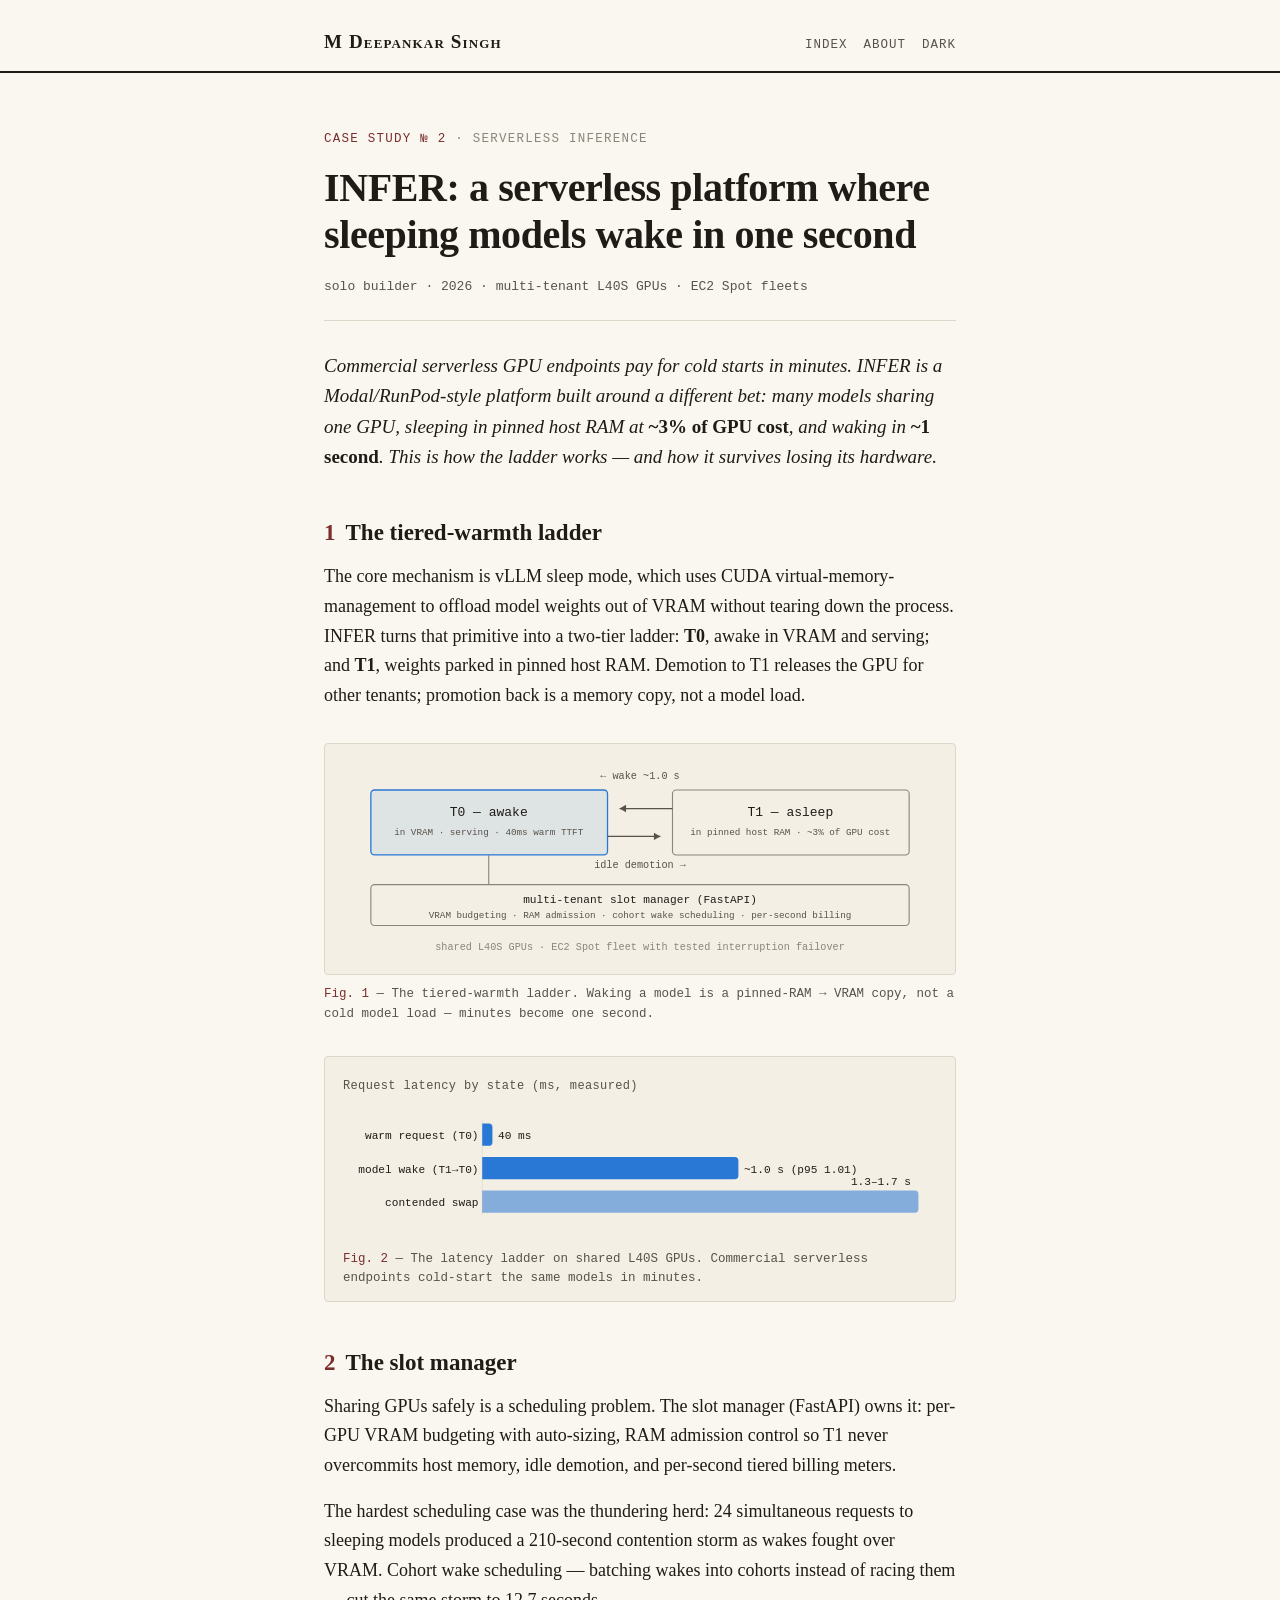
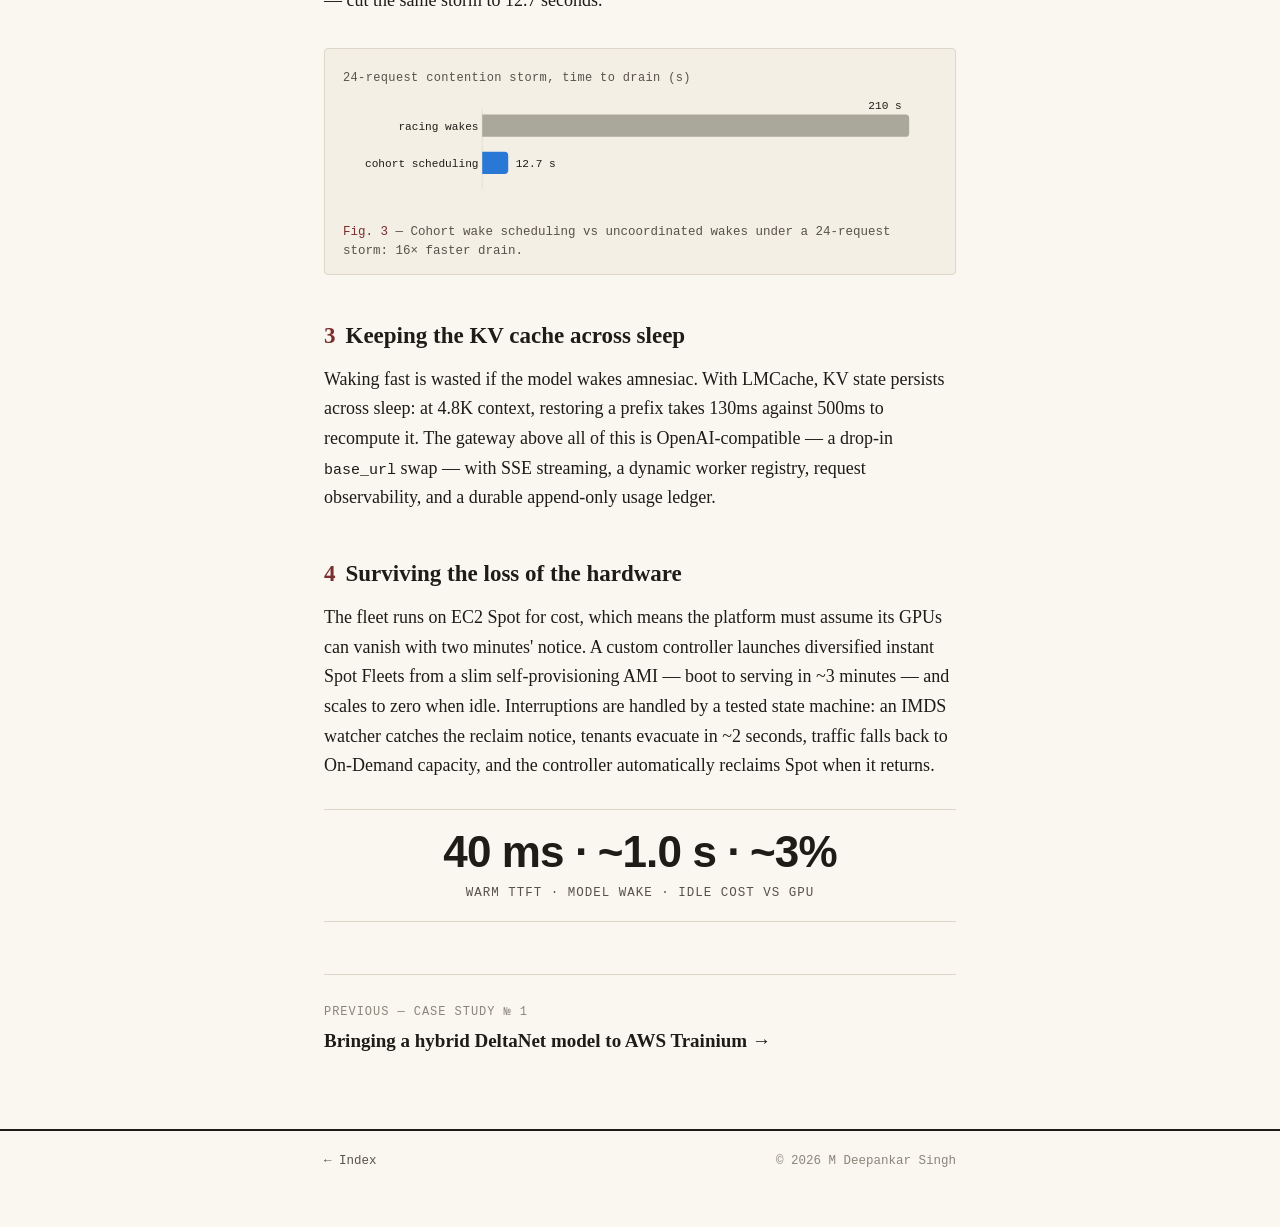
<file: infer.html>
<!DOCTYPE html>
<html lang="en">
<head>
<meta charset="UTF-8">
<meta name="viewport" content="width=device-width, initial-scale=1.0">
<title>INFER: sleeping models that wake in one second — M Deepankar Singh</title>
<meta name="description" content="Case study: a serverless multi-tenant LLM inference platform built on a tiered-warmth ladder — ~1s model wake, 40ms warm TTFT, tested Spot failover.">
<link rel="stylesheet" href="styles.css">
<script src="theme.js"></script>
</head>
<body>

<header class="masthead">
  <div class="masthead-inner">
    <a class="name" href="index.html">M&nbsp;Deepankar&nbsp;Singh</a>
    <nav>
      <a href="index.html">Index</a>
      <a href="about.html">About</a>
      <button id="theme-toggle" type="button">Dark</button>
    </nav>
  </div>
</header>

<main>
  <div class="wrap">

    <div class="article-kicker"><span class="no">Case study № 2</span> · Serverless inference</div>
    <h1>INFER: a serverless platform where sleeping models wake in one second</h1>
    <div class="article-meta">
      solo builder · 2026 · multi-tenant L40S GPUs · EC2 Spot fleets
    </div>

    <p class="abstract">
      Commercial serverless GPU endpoints pay for cold starts in minutes. INFER is a
      Modal/RunPod-style platform built around a different bet: many models sharing one GPU,
      sleeping in pinned host RAM at <b>~3% of GPU cost</b>, and waking in <b>~1 second</b>.
      This is how the ladder works — and how it survives losing its hardware.
    </p>

    <h2><span class="sec-no">1</span>The tiered-warmth ladder</h2>
    <p>
      The core mechanism is vLLM sleep mode, which uses CUDA virtual-memory-management to
      offload model weights out of VRAM without tearing down the process. INFER turns that
      primitive into a two-tier ladder: <strong>T0</strong>, awake in VRAM and serving; and
      <strong>T1</strong>, weights parked in pinned host RAM. Demotion to T1 releases the GPU
      for other tenants; promotion back is a memory copy, not a model load.
    </p>

    <figure>
      <div class="fig-panel">
        <svg viewBox="0 0 640 214" role="img" aria-label="Tier ladder diagram">
          <text x="320" y="16" text-anchor="middle" font-size="11" fill="var(--ink-2)">← wake ~1.0 s</text>
          <rect x="30" y="28" width="255" height="70" rx="4" fill="var(--chart-accent)" fill-opacity="0.1" stroke="var(--chart-accent)" stroke-width="1.4"/>
          <text x="157" y="56" text-anchor="middle" font-size="14" fill="var(--ink)">T0 — awake</text>
          <text x="157" y="76" text-anchor="middle" font-size="10" fill="var(--ink-2)">in VRAM · serving · 40ms warm TTFT</text>
          <rect x="355" y="28" width="255" height="70" rx="4" fill="none" stroke="var(--ink-3)" stroke-width="1.2"/>
          <text x="482" y="56" text-anchor="middle" font-size="14" fill="var(--ink)">T1 — asleep</text>
          <text x="482" y="76" text-anchor="middle" font-size="10" fill="var(--ink-2)">in pinned host RAM · ~3% of GPU cost</text>
          <!-- arrows -->
          <path d="M355 48 H298" stroke="var(--ink-2)" stroke-width="1.4" fill="none"/>
          <path d="M298 48 l7 -4 v8 Z" fill="var(--ink-2)"/>
          <path d="M285 78 H342" stroke="var(--ink-2)" stroke-width="1.4" fill="none"/>
          <path d="M342 78 l-7 -4 v8 Z" fill="var(--ink-2)"/>
          <text x="320" y="112" text-anchor="middle" font-size="11" fill="var(--ink-2)">idle demotion →</text>
          <!-- bottom -->
          <line x1="157" y1="98" x2="157" y2="130" stroke="var(--ink-3)" stroke-width="1.2"/>
          <rect x="30" y="130" width="580" height="44" rx="4" fill="none" stroke="var(--ink-3)" stroke-width="1.2"/>
          <text x="320" y="150" text-anchor="middle" font-size="12" fill="var(--ink)">multi-tenant slot manager (FastAPI)</text>
          <text x="320" y="166" text-anchor="middle" font-size="10" fill="var(--ink-2)">VRAM budgeting · RAM admission · cohort wake scheduling · per-second billing</text>
          <text x="320" y="200" text-anchor="middle" font-size="11" fill="var(--ink-3)">shared L40S GPUs · EC2 Spot fleet with tested interruption failover</text>
        </svg>
      </div>
      <figcaption><span class="fig-no">Fig. 1</span> — The tiered-warmth ladder. Waking a model is a
      pinned-RAM → VRAM copy, not a cold model load — minutes become one second.</figcaption>
    </figure>

    <figure>
      <div class="fig-panel">
        <div class="fig-title">Request latency by state (ms, measured)</div>
        <svg viewBox="0 0 640 150" role="img" aria-label="Warm request 40ms, model wake about 1000ms, contended swap 1300 to 1700ms">
          <!-- scale: 1700ms -> 470px; x0=150 -->
          <line x1="150" y1="16" x2="150" y2="118" stroke="var(--chart-grid)" stroke-width="1"/>
          <!-- warm 40ms -> 11px -->
          <path d="M150 20 h7 q4,0 4,4 v16 q0,4 -4,4 h-7 Z" fill="var(--chart-accent)"/>
          <text x="146" y="37" text-anchor="end" font-size="12" fill="var(--ink)">warm request (T0)</text>
          <text x="167" y="37" font-size="12" fill="var(--ink)">40 ms</text>
          <!-- wake 1000ms -> 276px -->
          <path d="M150 56 h272 q4,0 4,4 v16 q0,4 -4,4 h-272 Z" fill="var(--chart-accent)"/>
          <text x="146" y="73" text-anchor="end" font-size="12" fill="var(--ink)">model wake (T1→T0)</text>
          <text x="432" y="73" font-size="12" fill="var(--ink)">~1.0 s (p95 1.01)</text>
          <!-- swap 1700 -> 470px -->
          <path d="M150 92 h466 q4,0 4,4 v16 q0,4 -4,4 h-466 Z" fill="var(--chart-accent)" fill-opacity="0.55"/>
          <text x="146" y="109" text-anchor="end" font-size="12" fill="var(--ink)">contended swap</text>
          <text x="612" y="86" text-anchor="end" font-size="12" fill="var(--ink)">1.3–1.7 s</text>
        </svg>
        <figcaption style="margin-top:6px"><span class="fig-no">Fig. 2</span> — The latency ladder on shared
        L40S GPUs. Commercial serverless endpoints cold-start the same models in minutes.</figcaption>
      </div>
    </figure>

    <h2><span class="sec-no">2</span>The slot manager</h2>
    <p>
      Sharing GPUs safely is a scheduling problem. The slot manager (FastAPI) owns it:
      per-GPU VRAM budgeting with auto-sizing, RAM admission control so T1 never overcommits
      host memory, idle demotion, and per-second tiered billing meters.
    </p>
    <p>
      The hardest scheduling case was the thundering herd: 24 simultaneous requests to
      sleeping models produced a 210-second contention storm as wakes fought over VRAM.
      Cohort wake scheduling — batching wakes into cohorts instead of racing them — cut the
      same storm to 12.7 seconds.
    </p>

    <figure>
      <div class="fig-panel">
        <div class="fig-title">24-request contention storm, time to drain (s)</div>
        <svg viewBox="0 0 640 130" role="img" aria-label="Contention storm 210 seconds before, 12.7 seconds after">
          <line x1="150" y1="14" x2="150" y2="100" stroke="var(--chart-grid)" stroke-width="1"/>
          <!-- before 210s -> 460px -->
          <path d="M150 20 h456 q4,0 4,4 v16 q0,4 -4,4 h-456 Z" fill="var(--chart-mute)"/>
          <text x="146" y="37" text-anchor="end" font-size="12" fill="var(--ink)">racing wakes</text>
          <text x="602" y="14" text-anchor="end" font-size="12" fill="var(--ink)">210 s</text>
          <!-- after 12.7 -> 28px -->
          <path d="M150 60 h24 q4,0 4,4 v16 q0,4 -4,4 h-24 Z" fill="var(--chart-accent)"/>
          <text x="146" y="77" text-anchor="end" font-size="12" fill="var(--ink)">cohort scheduling</text>
          <text x="186" y="77" font-size="12" fill="var(--ink)">12.7 s</text>
        </svg>
        <figcaption style="margin-top:6px"><span class="fig-no">Fig. 3</span> — Cohort wake scheduling vs
        uncoordinated wakes under a 24-request storm: 16× faster drain.</figcaption>
      </div>
    </figure>

    <h2><span class="sec-no">3</span>Keeping the KV cache across sleep</h2>
    <p>
      Waking fast is wasted if the model wakes amnesiac. With LMCache, KV state persists
      across sleep: at 4.8K context, restoring a prefix takes 130ms against 500ms to
      recompute it. The gateway above all of this is OpenAI-compatible — a drop-in
      <code style="font-family:var(--mono);font-size:15px">base_url</code> swap — with SSE
      streaming, a dynamic worker registry, request observability, and a durable append-only
      usage ledger.
    </p>

    <h2><span class="sec-no">4</span>Surviving the loss of the hardware</h2>
    <p>
      The fleet runs on EC2 Spot for cost, which means the platform must assume its GPUs can
      vanish with two minutes' notice. A custom controller launches diversified instant Spot
      Fleets from a slim self-provisioning AMI — boot to serving in ~3 minutes — and scales
      to zero when idle. Interruptions are handled by a tested state machine: an IMDS watcher
      catches the reclaim notice, tenants evacuate in ~2 seconds, traffic falls back to
      On-Demand capacity, and the controller automatically reclaims Spot when it returns.
    </p>

    <div class="pull">
      <span class="big">40 ms · ~1.0 s · ~3%</span>
      <span class="cap">warm TTFT · model wake · idle cost vs GPU</span>
    </div>

    <div class="next-article">
      <span class="lbl">Previous — Case study № 1</span><br>
      <a href="deltanet-trainium.html">Bringing a hybrid DeltaNet model to AWS Trainium →</a>
    </div>

  </div>
</main>

<footer>
  <div class="wrap">
    <span><a href="index.html">← Index</a></span>
    <span>© 2026 M Deepankar Singh</span>
  </div>
</footer>

</body>
</html>
</file>
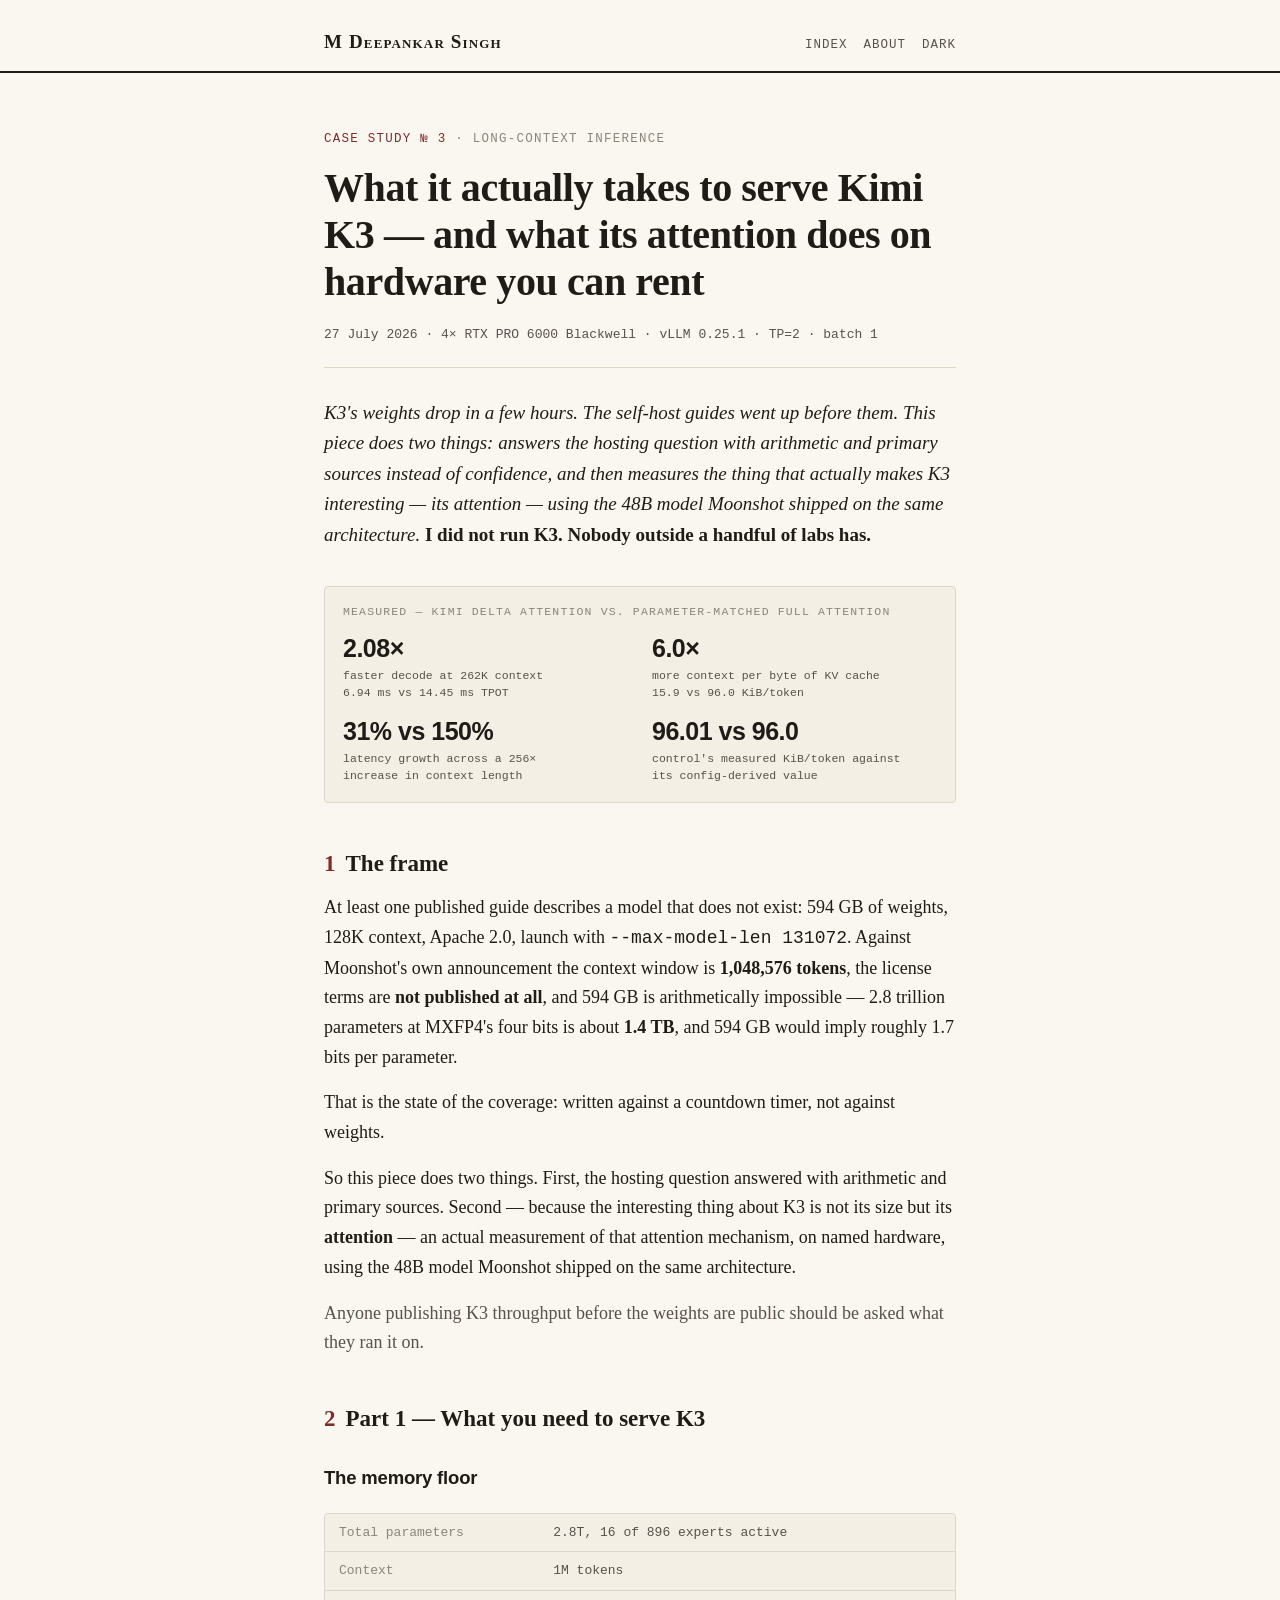
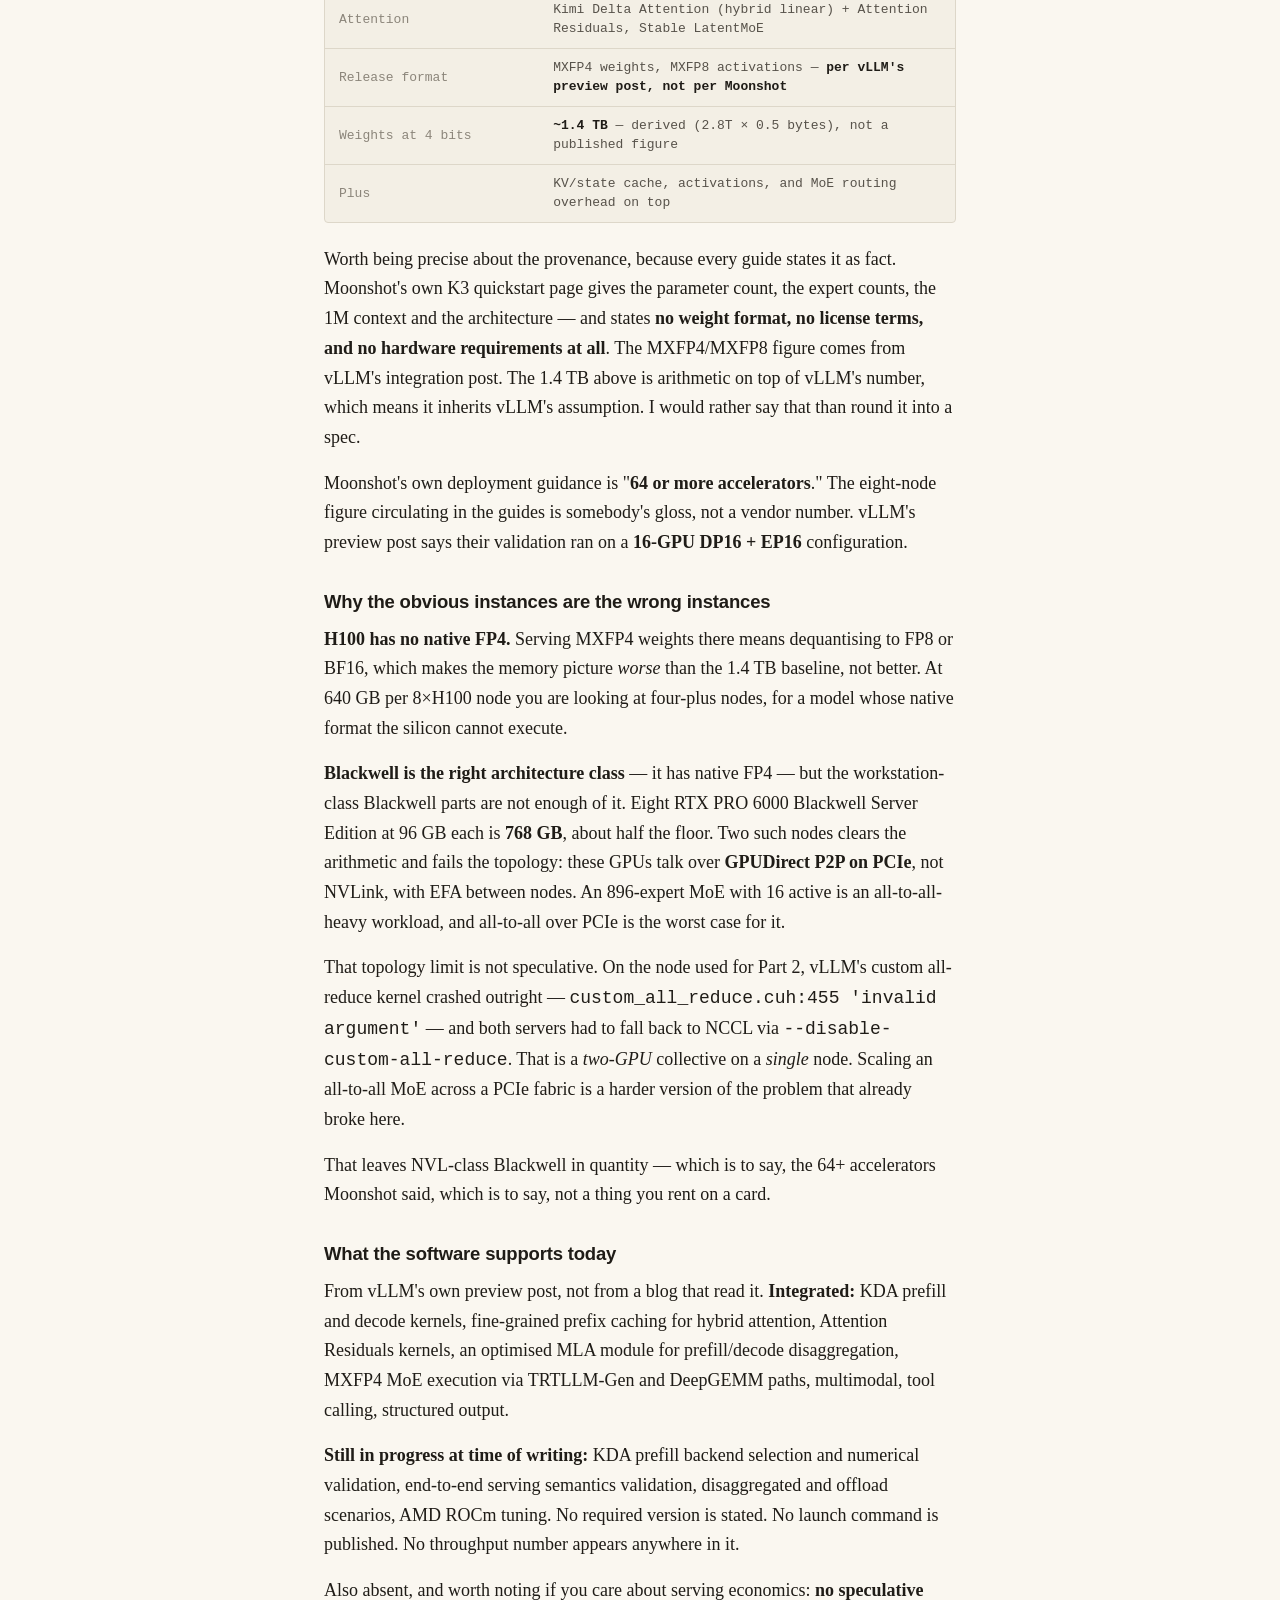
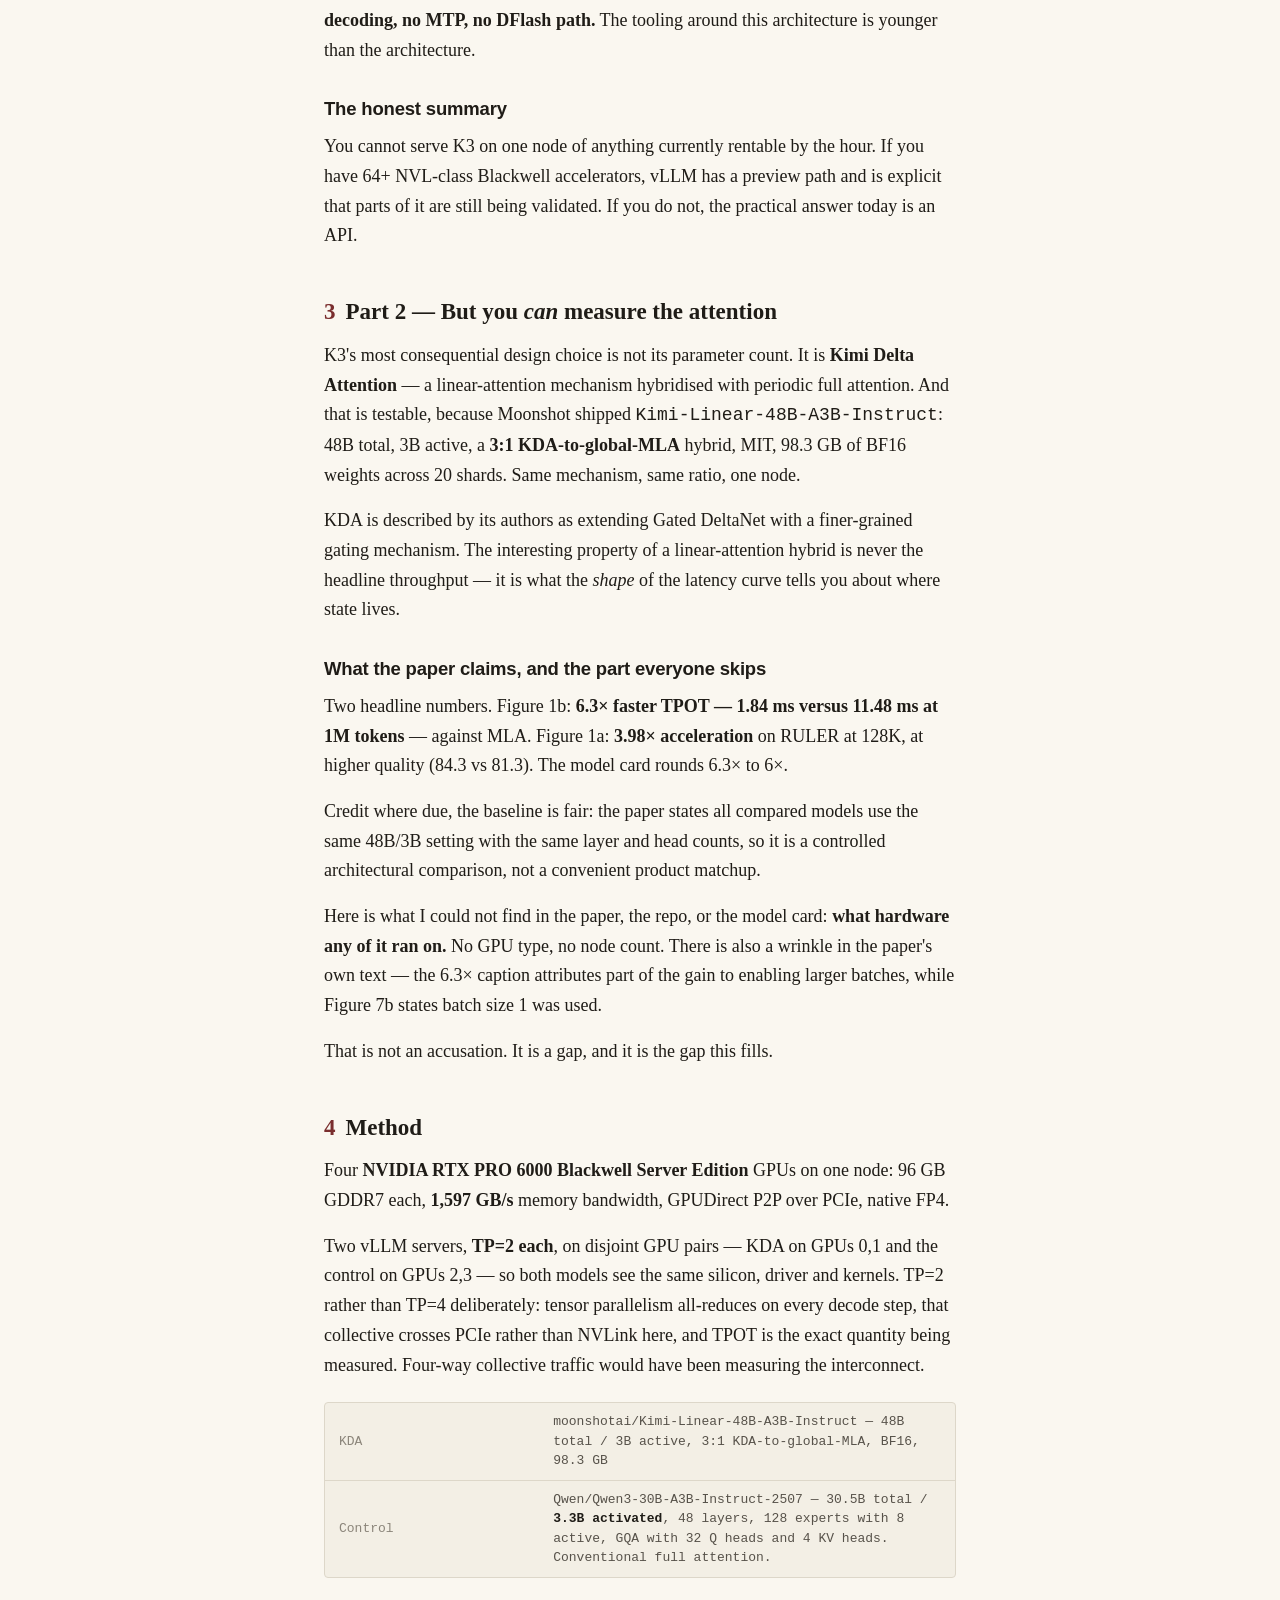
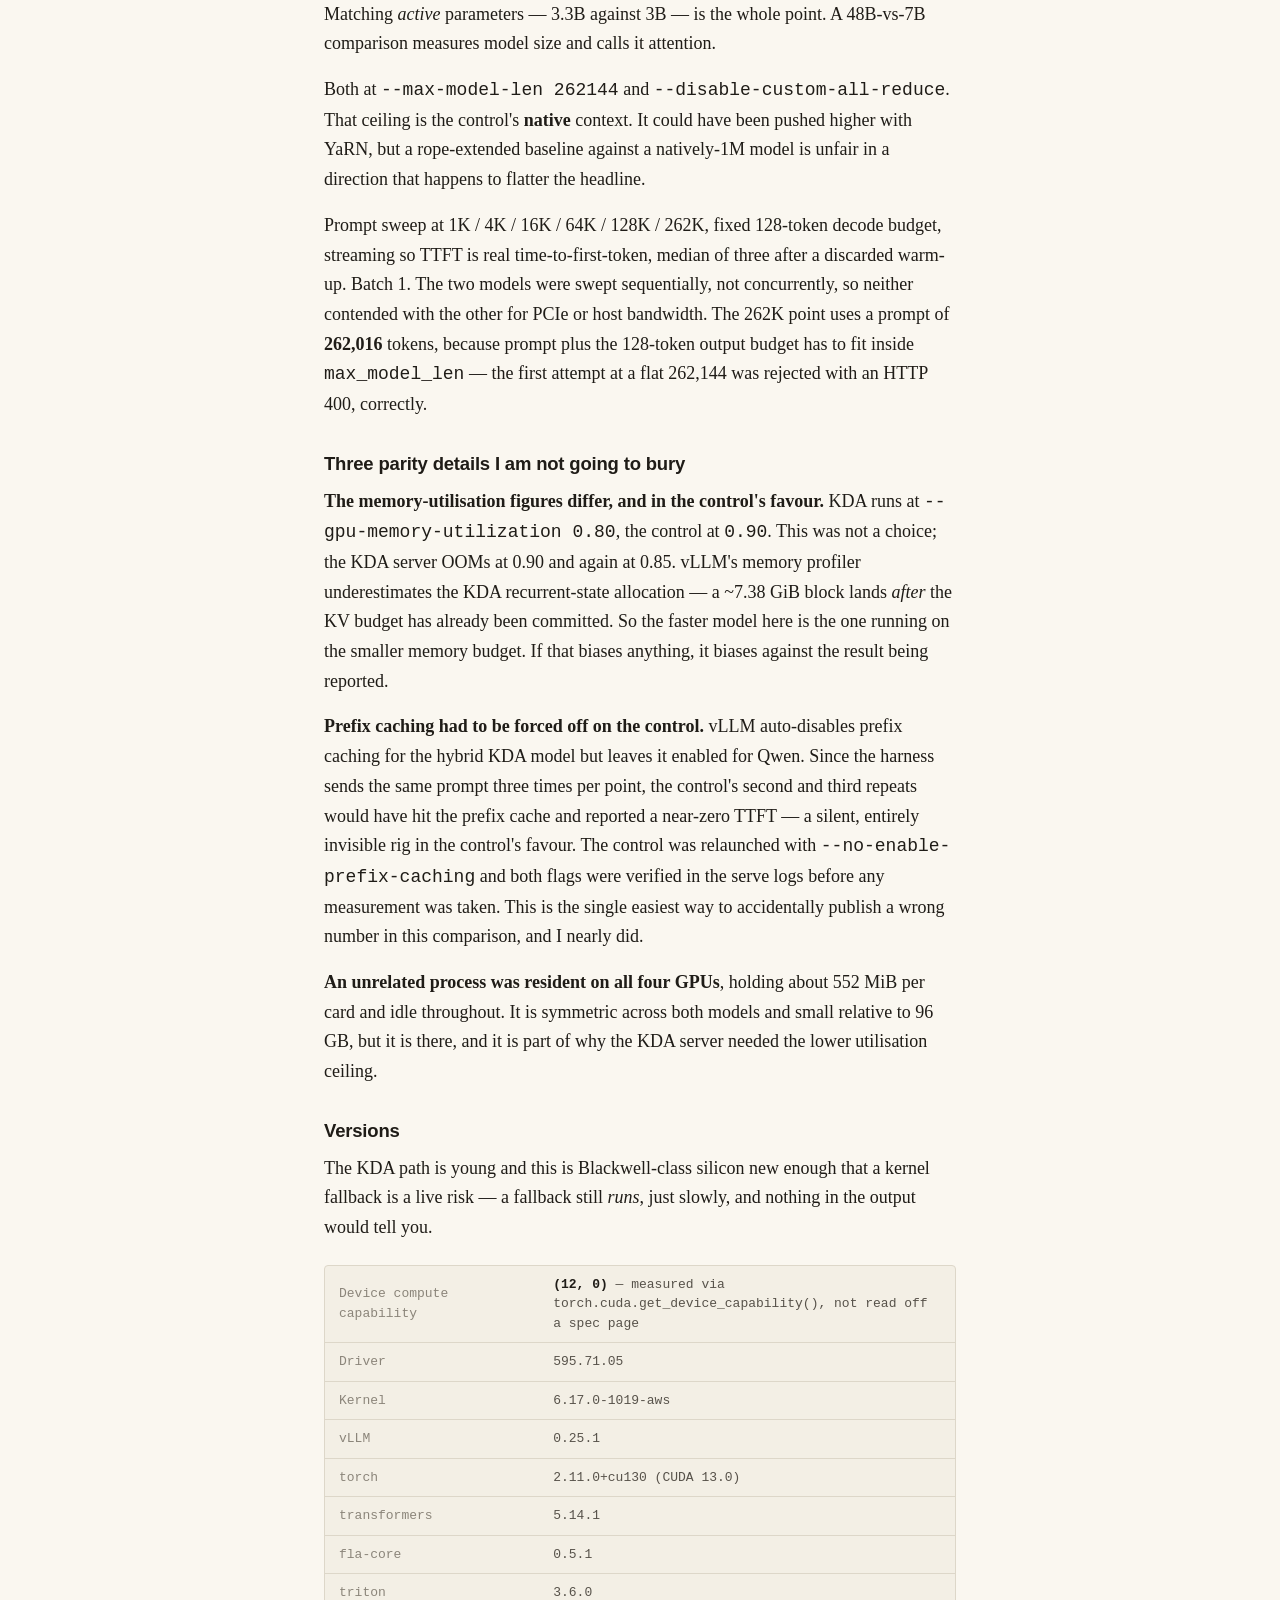
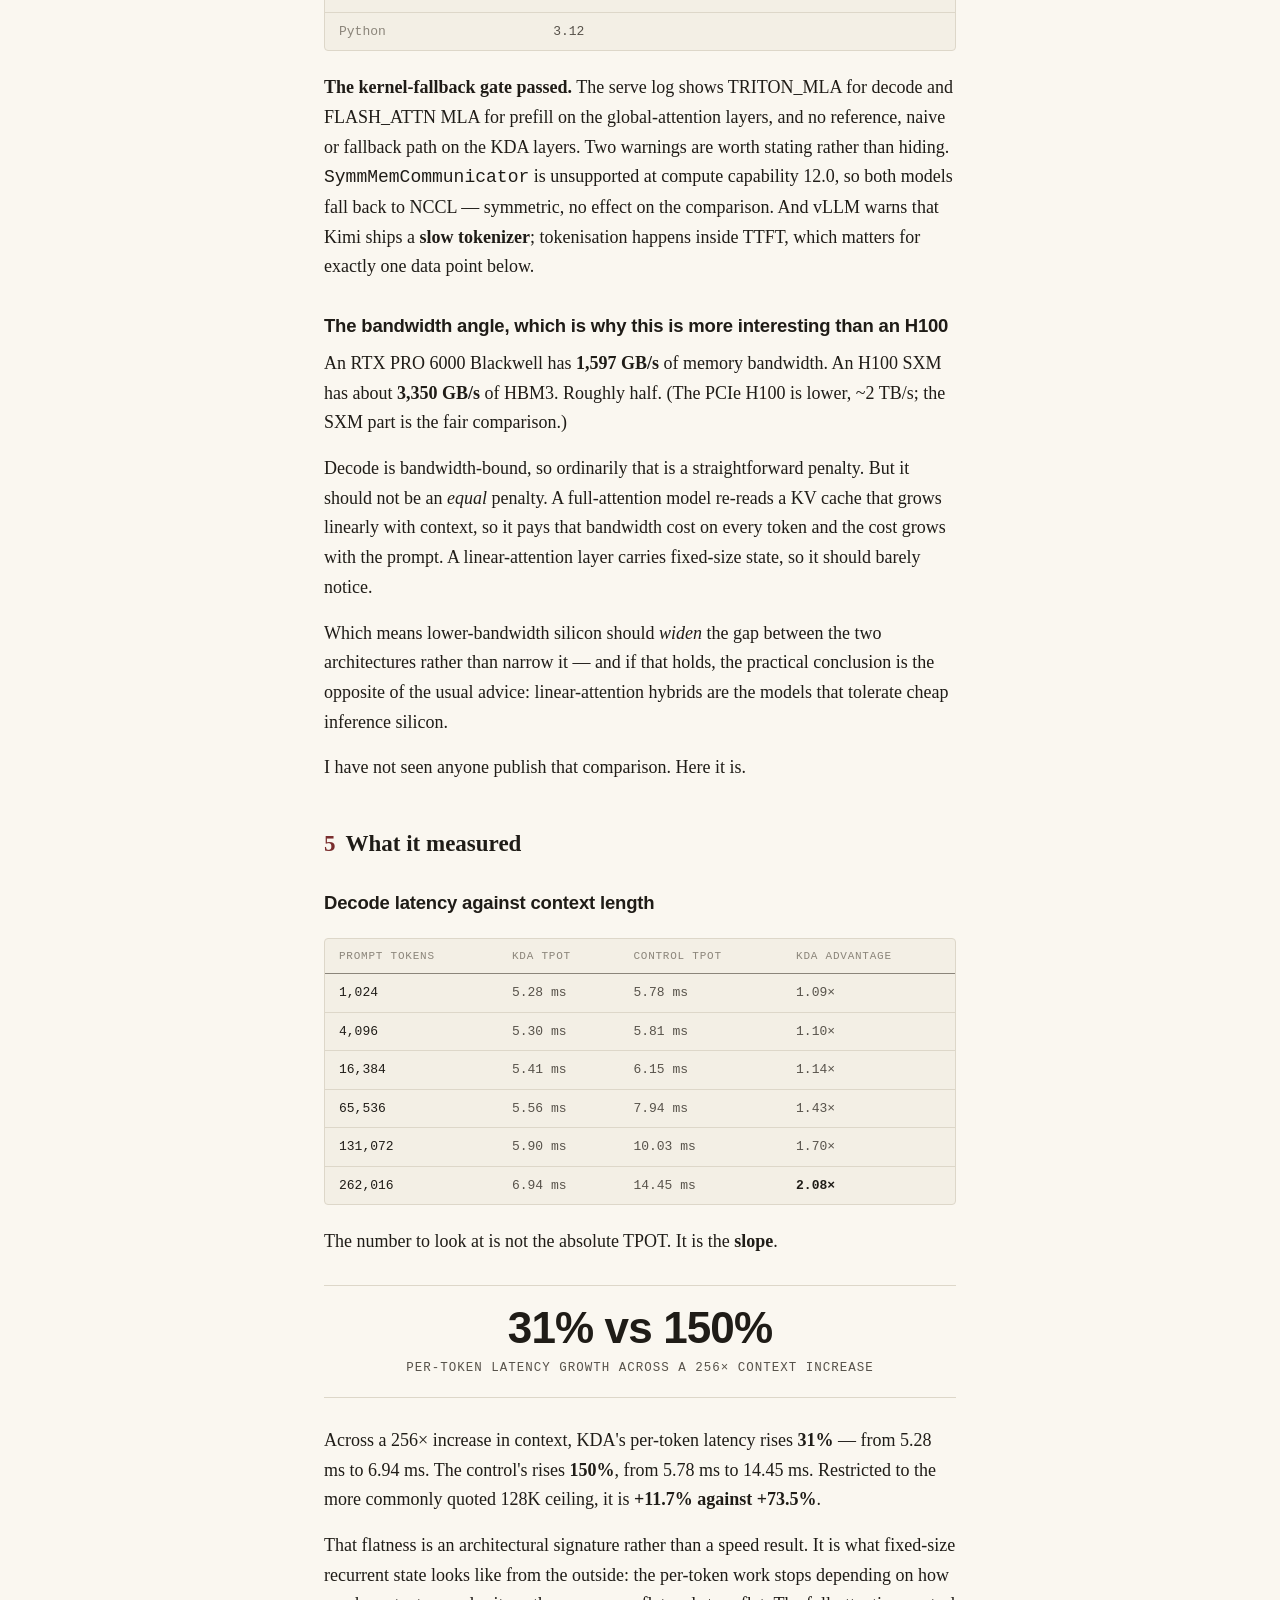
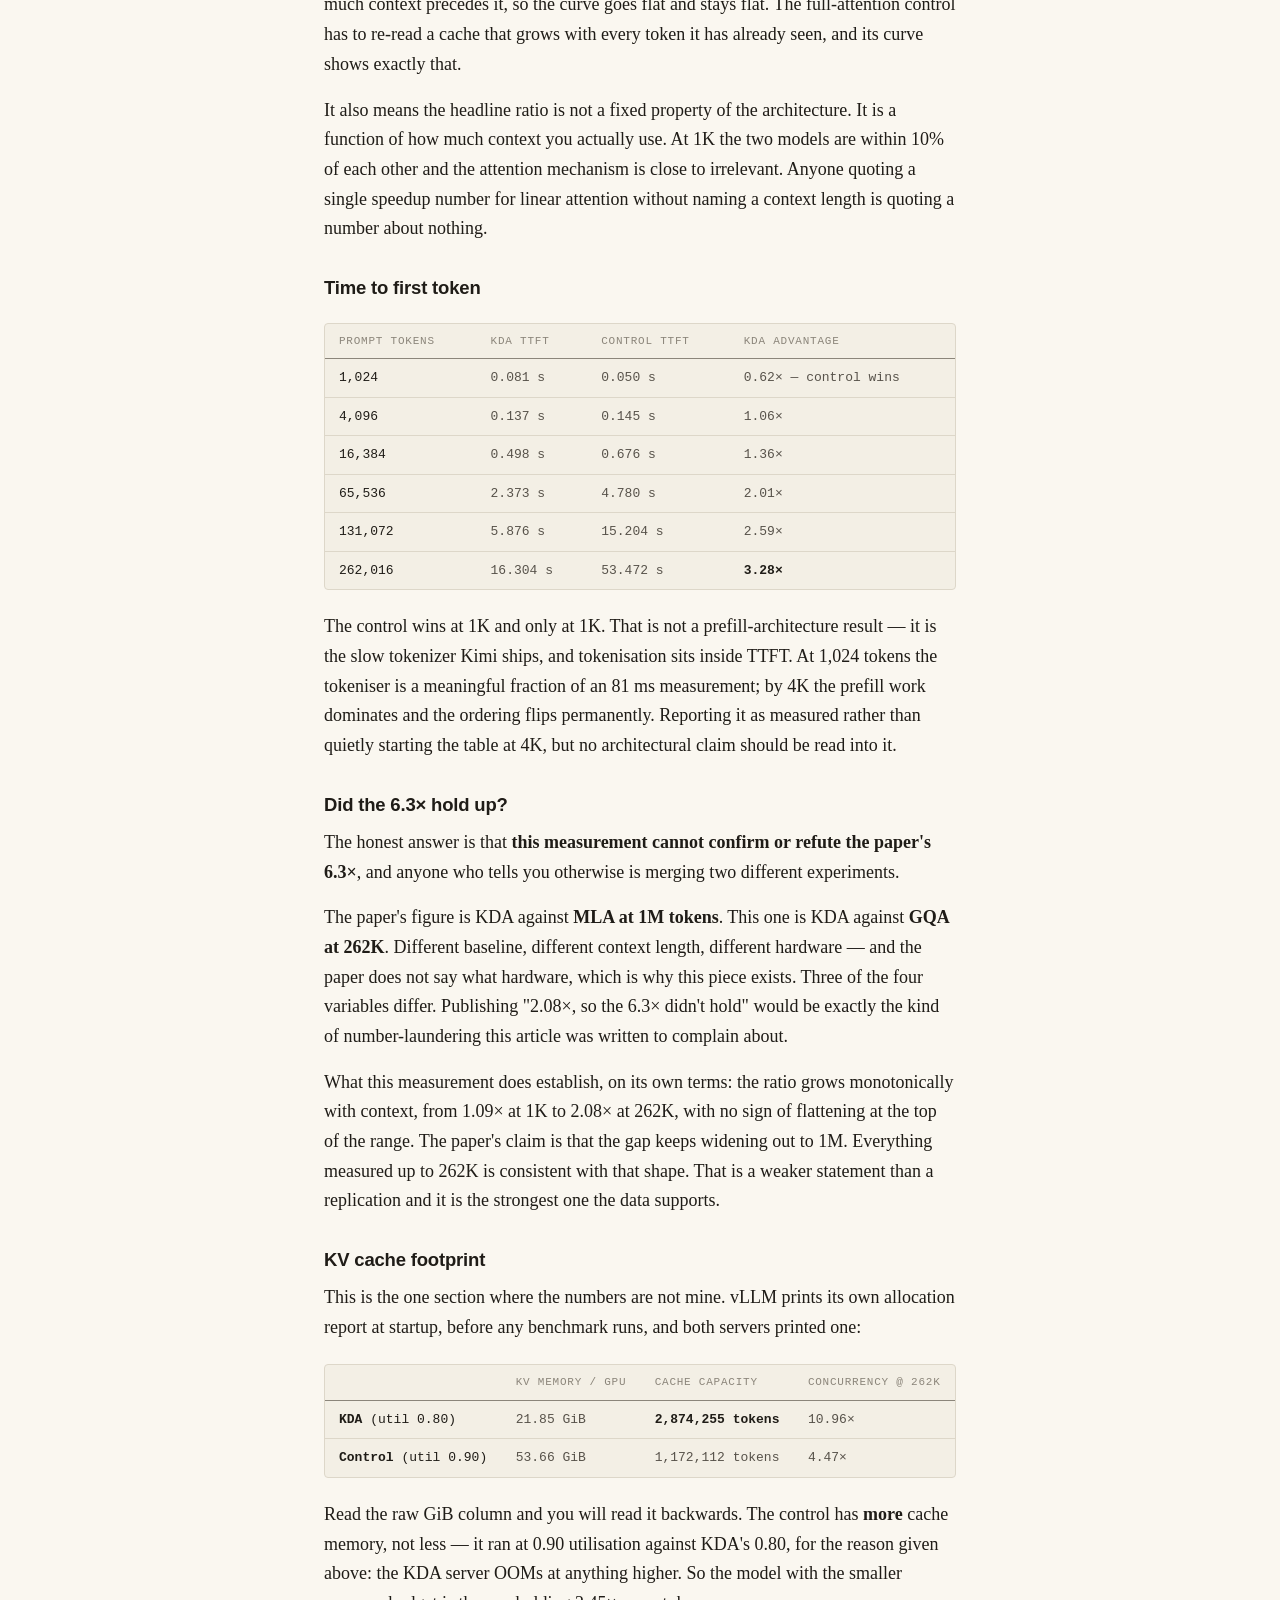
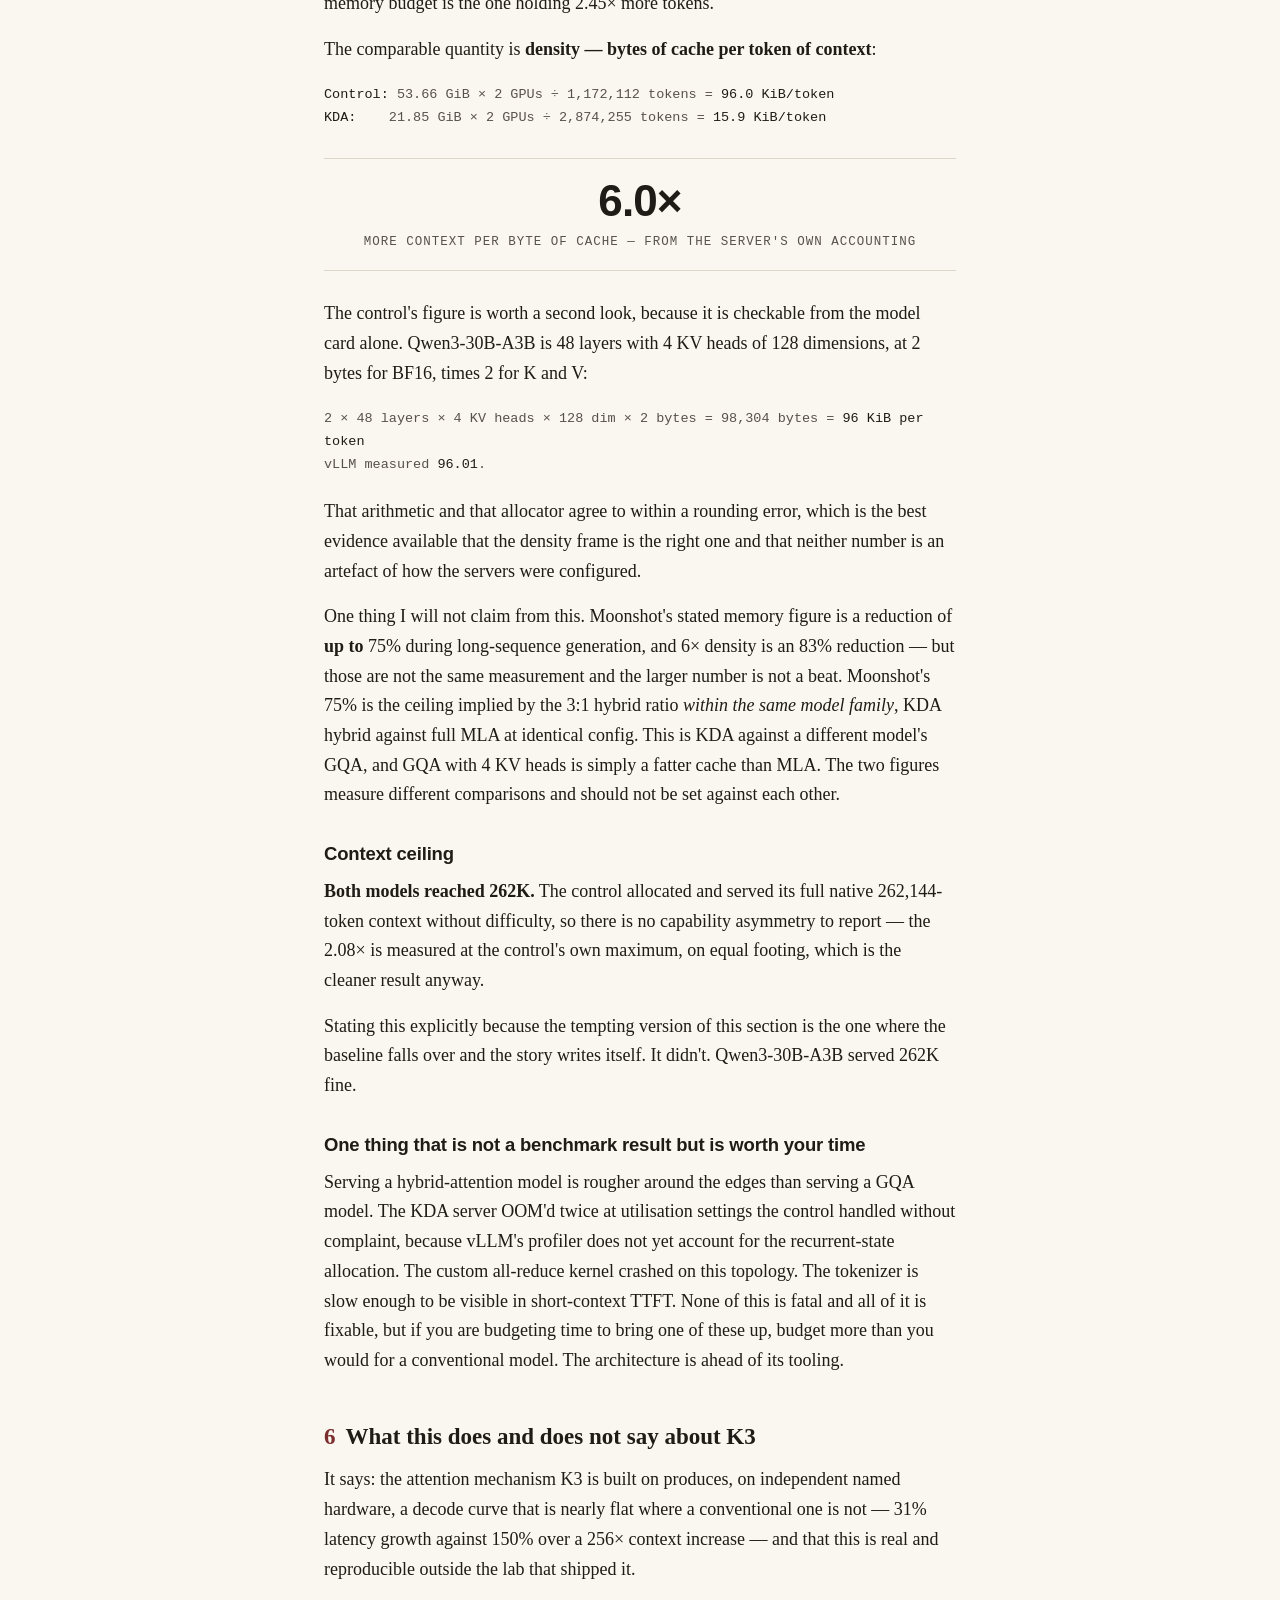
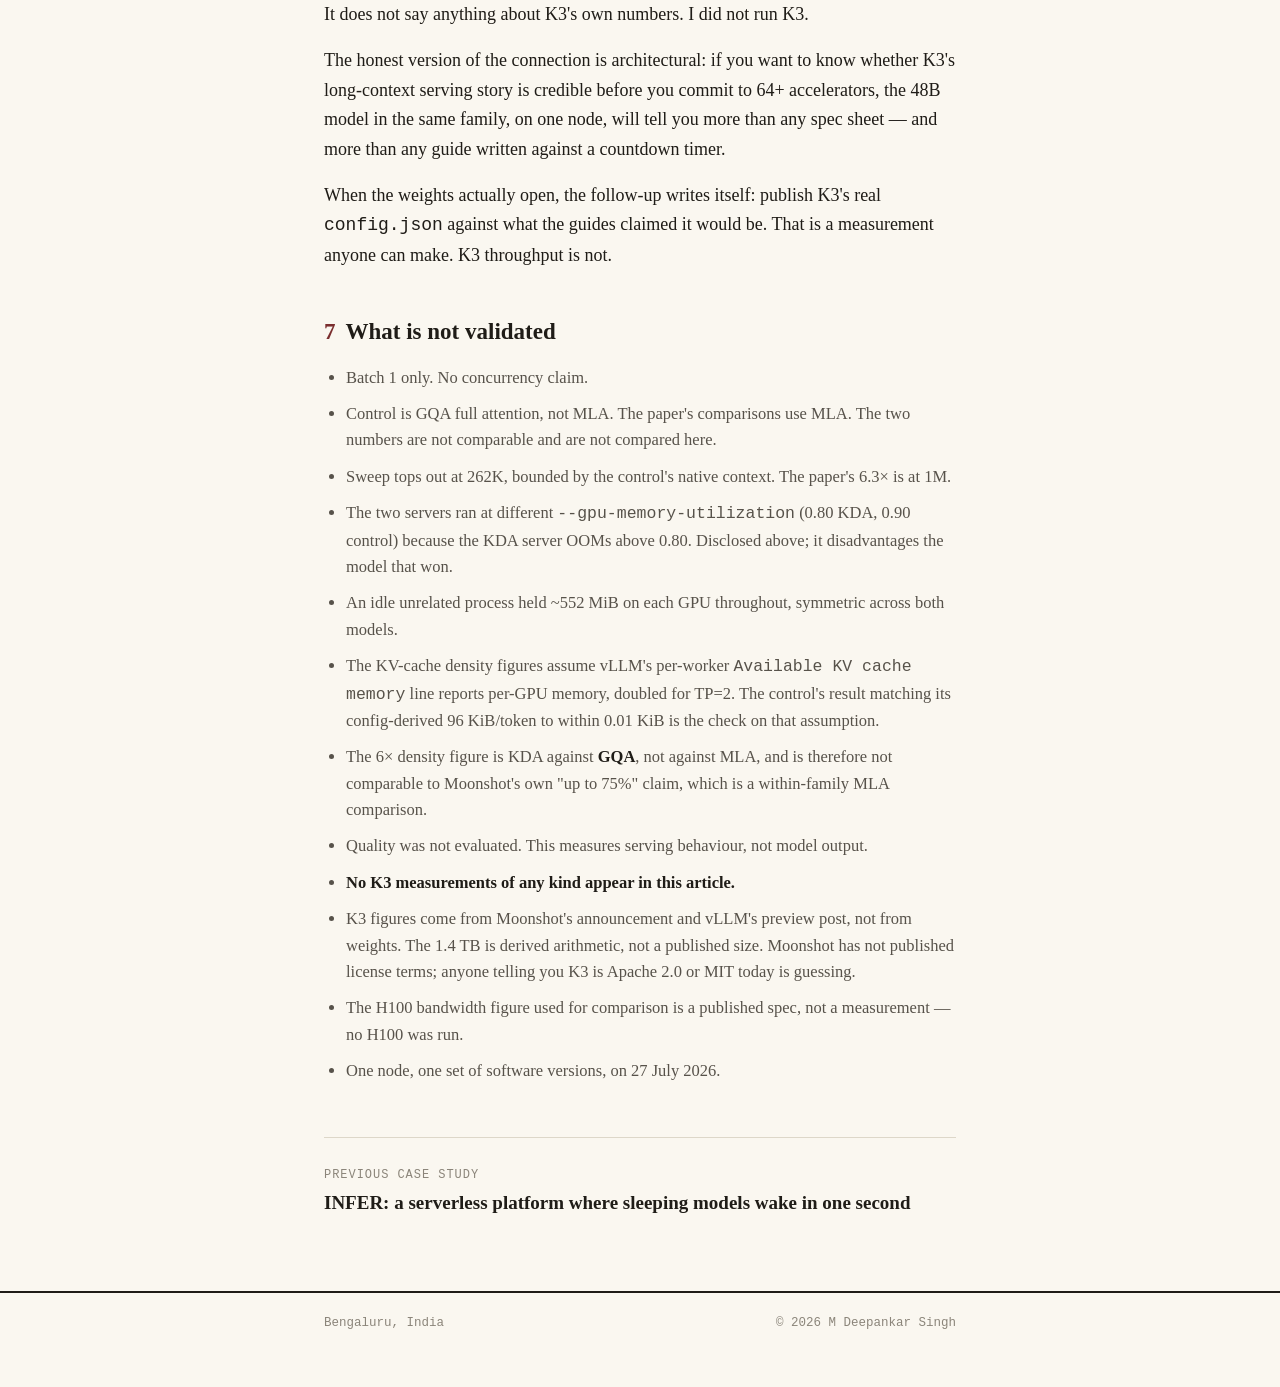
<file: kimi-kda.html>
<!DOCTYPE html>
<html lang="en">
<head>
<meta charset="UTF-8">
<meta name="viewport" content="width=device-width, initial-scale=1.0">
<title>Serving Kimi K3, and measuring the attention it runs on — M Deepankar Singh</title>
<meta name="description" content="Case study: what it actually takes to serve Kimi K3, plus an independent measurement of Kimi Delta Attention against a parameter-matched full-attention control — 2.08× decode at 262K, 6× KV cache density.">

<meta property="og:type" content="article">
<meta property="og:site_name" content="M Deepankar Singh — Inference Systems">
<meta property="og:url" content="https://m-deepankar-singh.github.io/kimi-kda.html">
<meta property="og:title" content="What it actually takes to serve Kimi K3 — and what its attention does on hardware you can rent">
<meta property="og:description" content="An independent measurement of Kimi Delta Attention against a parameter-matched full-attention control: 2.08× decode advantage at 262K context, 6× more context per byte of KV cache.">
<meta property="og:image" content="https://m-deepankar-singh.github.io/tweet-card.png">
<meta name="twitter:card" content="summary_large_image">
<meta name="twitter:title" content="What it actually takes to serve Kimi K3 — and what its attention does on hardware you can rent">
<meta name="twitter:description" content="An independent measurement of Kimi Delta Attention against a parameter-matched full-attention control: 2.08× decode advantage at 262K context, 6× more context per byte of KV cache.">
<meta name="twitter:image" content="https://m-deepankar-singh.github.io/tweet-card.png">

<link rel="stylesheet" href="styles.css">
<script src="theme.js"></script>
</head>
<body>

<header class="masthead">
  <div class="masthead-inner">
    <a class="name" href="index.html">M&nbsp;Deepankar&nbsp;Singh</a>
    <nav>
      <a href="index.html">Index</a>
      <a href="about.html">About</a>
      <button id="theme-toggle" type="button">Dark</button>
    </nav>
  </div>
</header>

<main>
  <div class="wrap">

    <div class="article-kicker"><span class="no">Case study № 3</span> · Long-context inference</div>
    <h1>What it actually takes to serve Kimi K3 — and what its attention does on hardware you can rent</h1>
    <div class="article-meta">
      27 July 2026 · 4× RTX PRO 6000 Blackwell · vLLM 0.25.1 · TP=2 · batch 1
    </div>

    <p class="abstract">
      K3's weights drop in a few hours. The self-host guides went up before them. This piece does two things:
      answers the hosting question with arithmetic and primary sources instead of confidence, and
      then measures the thing that actually makes K3 interesting — its attention — using the 48B
      model Moonshot shipped on the same architecture. <b>I did not run K3. Nobody outside a
      handful of labs has.</b>
    </p>

    <div class="glance">
      <div class="glance-hd">Measured — Kimi Delta Attention vs. parameter-matched full attention</div>
      <dl>
        <div><dt>2.08×</dt><dd>faster decode at 262K context<br>6.94 ms vs 14.45 ms TPOT</dd></div>
        <div><dt>6.0×</dt><dd>more context per byte of KV cache<br>15.9 vs 96.0 KiB/token</dd></div>
        <div><dt>31% vs 150%</dt><dd>latency growth across a 256×<br>increase in context length</dd></div>
        <div><dt>96.01 vs 96.0</dt><dd>control's measured KiB/token against<br>its config-derived value</dd></div>
      </dl>
    </div>

    <h2><span class="sec-no">1</span>The frame</h2>
    <p>
      At least one published guide describes a model that does not exist: 594 GB of weights, 128K
      context, Apache 2.0, launch with <code>--max-model-len 131072</code>. Against Moonshot's own
      announcement the context window is <strong>1,048,576 tokens</strong>, the license terms are
      <strong>not published at all</strong>, and 594 GB is arithmetically impossible — 2.8 trillion
      parameters at MXFP4's four bits is about <strong>1.4 TB</strong>, and 594 GB would imply
      roughly 1.7 bits per parameter.
    </p>
    <p>
      That is the state of the coverage: written against a countdown timer, not against weights.
    </p>
    <p>
      So this piece does two things. First, the hosting question answered with arithmetic and
      primary sources. Second — because the interesting thing about K3 is not its size but its
      <strong>attention</strong> — an actual measurement of that attention mechanism, on named
      hardware, using the 48B model Moonshot shipped on the same architecture.
    </p>
    <p class="dim">
      Anyone publishing K3 throughput before the weights are public should be asked what they ran it on.
    </p>

    <h2><span class="sec-no">2</span>Part 1 — What you need to serve K3</h2>

    <h3>The memory floor</h3>
    <div class="tbl spec">
      <table>
        <tr><td>Total parameters</td><td>2.8T, 16 of 896 experts active</td></tr>
        <tr><td>Context</td><td>1M tokens</td></tr>
        <tr><td>Attention</td><td>Kimi Delta Attention (hybrid linear) + Attention Residuals, Stable LatentMoE</td></tr>
        <tr><td>Release format</td><td>MXFP4 weights, MXFP8 activations — <b>per vLLM's preview post, not per Moonshot</b></td></tr>
        <tr><td>Weights at 4 bits</td><td><b>~1.4 TB</b> — derived (2.8T × 0.5 bytes), not a published figure</td></tr>
        <tr><td>Plus</td><td>KV/state cache, activations, and MoE routing overhead on top</td></tr>
      </table>
    </div>
    <p>
      Worth being precise about the provenance, because every guide states it as fact. Moonshot's
      own K3 quickstart page gives the parameter count, the expert counts, the 1M context and the
      architecture — and states <strong>no weight format, no license terms, and no hardware
      requirements at all</strong>. The MXFP4/MXFP8 figure comes from vLLM's integration post. The
      1.4 TB above is arithmetic on top of vLLM's number, which means it inherits vLLM's
      assumption. I would rather say that than round it into a spec.
    </p>
    <p>
      Moonshot's own deployment guidance is "<strong>64 or more accelerators</strong>." The
      eight-node figure circulating in the guides is somebody's gloss, not a vendor number. vLLM's
      preview post says their validation ran on a <strong>16-GPU DP16 + EP16</strong>
      configuration.
    </p>

    <h3>Why the obvious instances are the wrong instances</h3>
    <p>
      <strong>H100 has no native FP4.</strong> Serving MXFP4 weights there means dequantising to
      FP8 or BF16, which makes the memory picture <em>worse</em> than the 1.4 TB baseline, not
      better. At 640 GB per 8×H100 node you are looking at four-plus nodes, for a model whose
      native format the silicon cannot execute.
    </p>
    <p>
      <strong>Blackwell is the right architecture class</strong> — it has native FP4 — but the
      workstation-class Blackwell parts are not enough of it. Eight RTX PRO 6000 Blackwell Server
      Edition at 96 GB each is <strong>768 GB</strong>, about half the floor. Two such nodes clears
      the arithmetic and fails the topology: these GPUs talk over <strong>GPUDirect P2P on
      PCIe</strong>, not NVLink, with EFA between nodes. An 896-expert MoE with 16 active is an
      all-to-all-heavy workload, and all-to-all over PCIe is the worst case for it.
    </p>
    <p>
      That topology limit is not speculative. On the node used for Part 2, vLLM's custom all-reduce
      kernel crashed outright — <code>custom_all_reduce.cuh:455 'invalid argument'</code> — and
      both servers had to fall back to NCCL via <code>--disable-custom-all-reduce</code>. That is a
      <em>two-GPU</em> collective on a <em>single</em> node. Scaling an all-to-all MoE across a
      PCIe fabric is a harder version of the problem that already broke here.
    </p>
    <p>
      That leaves NVL-class Blackwell in quantity — which is to say, the 64+ accelerators Moonshot
      said, which is to say, not a thing you rent on a card.
    </p>

    <h3>What the software supports today</h3>
    <p>
      From vLLM's own preview post, not from a blog that read it. <strong>Integrated:</strong> KDA
      prefill and decode kernels, fine-grained prefix caching for hybrid attention, Attention
      Residuals kernels, an optimised MLA module for prefill/decode disaggregation, MXFP4 MoE
      execution via TRTLLM-Gen and DeepGEMM paths, multimodal, tool calling, structured output.
    </p>
    <p>
      <strong>Still in progress at time of writing:</strong> KDA prefill backend selection and
      numerical validation, end-to-end serving semantics validation, disaggregated and offload
      scenarios, AMD ROCm tuning. No required version is stated. No launch command is published. No
      throughput number appears anywhere in it.
    </p>
    <p>
      Also absent, and worth noting if you care about serving economics: <strong>no speculative
      decoding, no MTP, no DFlash path.</strong> The tooling around this architecture is younger
      than the architecture.
    </p>

    <h3>The honest summary</h3>
    <p>
      You cannot serve K3 on one node of anything currently rentable by the hour. If you have 64+
      NVL-class Blackwell accelerators, vLLM has a preview path and is explicit that parts of it
      are still being validated. If you do not, the practical answer today is an API.
    </p>

    <h2><span class="sec-no">3</span>Part 2 — But you <em>can</em> measure the attention</h2>
    <p>
      K3's most consequential design choice is not its parameter count. It is <strong>Kimi Delta
      Attention</strong> — a linear-attention mechanism hybridised with periodic full attention.
      And that is testable, because Moonshot shipped
      <code>Kimi-Linear-48B-A3B-Instruct</code>: 48B total, 3B active, a <strong>3:1
      KDA-to-global-MLA</strong> hybrid, MIT, 98.3 GB of BF16 weights across 20 shards. Same
      mechanism, same ratio, one node.
    </p>
    <p>
      KDA is described by its authors as extending Gated DeltaNet with a finer-grained gating
      mechanism. The interesting property of a linear-attention hybrid is never the headline
      throughput — it is what the <em>shape</em> of the latency curve tells you about where state
      lives.
    </p>

    <h3>What the paper claims, and the part everyone skips</h3>
    <p>
      Two headline numbers. Figure 1b: <strong>6.3× faster TPOT — 1.84 ms versus 11.48 ms at 1M
      tokens</strong> — against MLA. Figure 1a: <strong>3.98× acceleration</strong> on RULER at
      128K, at higher quality (84.3 vs 81.3). The model card rounds 6.3× to 6×.
    </p>
    <p>
      Credit where due, the baseline is fair: the paper states all compared models use the same
      48B/3B setting with the same layer and head counts, so it is a controlled architectural
      comparison, not a convenient product matchup.
    </p>
    <p>
      Here is what I could not find in the paper, the repo, or the model card: <strong>what
      hardware any of it ran on.</strong> No GPU type, no node count. There is also a wrinkle in
      the paper's own text — the 6.3× caption attributes part of the gain to enabling larger
      batches, while Figure 7b states batch size 1 was used.
    </p>
    <p>
      That is not an accusation. It is a gap, and it is the gap this fills.
    </p>

    <h2><span class="sec-no">4</span>Method</h2>
    <p>
      Four <strong>NVIDIA RTX PRO 6000 Blackwell Server Edition</strong> GPUs on one node: 96 GB
      GDDR7 each, <strong>1,597 GB/s</strong> memory bandwidth, GPUDirect P2P over PCIe, native
      FP4.
    </p>
    <p>
      Two vLLM servers, <strong>TP=2 each</strong>, on disjoint GPU pairs — KDA on GPUs 0,1 and the
      control on GPUs 2,3 — so both models see the same silicon, driver and kernels. TP=2 rather
      than TP=4 deliberately: tensor parallelism all-reduces on every decode step, that collective
      crosses PCIe rather than NVLink here, and TPOT is the exact quantity being measured. Four-way
      collective traffic would have been measuring the interconnect.
    </p>
    <div class="tbl spec">
      <table>
        <tr><td>KDA</td><td><code>moonshotai/Kimi-Linear-48B-A3B-Instruct</code> — 48B total / 3B active, 3:1 KDA-to-global-MLA, BF16, 98.3 GB</td></tr>
        <tr><td>Control</td><td><code>Qwen/Qwen3-30B-A3B-Instruct-2507</code> — 30.5B total / <b>3.3B activated</b>, 48 layers, 128 experts with 8 active, GQA with 32 Q heads and 4 KV heads. Conventional full attention.</td></tr>
      </table>
    </div>
    <p>
      Matching <em>active</em> parameters — 3.3B against 3B — is the whole point. A 48B-vs-7B
      comparison measures model size and calls it attention.
    </p>
    <p>
      Both at <code>--max-model-len 262144</code> and <code>--disable-custom-all-reduce</code>.
      That ceiling is the control's <strong>native</strong> context. It could have been pushed
      higher with YaRN, but a rope-extended baseline against a natively-1M model is unfair in a
      direction that happens to flatter the headline.
    </p>
    <p>
      Prompt sweep at 1K / 4K / 16K / 64K / 128K / 262K, fixed 128-token decode budget, streaming
      so TTFT is real time-to-first-token, median of three after a discarded warm-up. Batch 1. The
      two models were swept sequentially, not concurrently, so neither contended with the other for
      PCIe or host bandwidth. The 262K point uses a prompt of <strong>262,016</strong> tokens,
      because prompt plus the 128-token output budget has to fit inside
      <code>max_model_len</code> — the first attempt at a flat 262,144 was rejected with an HTTP
      400, correctly.
    </p>

    <h3>Three parity details I am not going to bury</h3>
    <p>
      <strong>The memory-utilisation figures differ, and in the control's favour.</strong> KDA runs
      at <code>--gpu-memory-utilization 0.80</code>, the control at <code>0.90</code>. This was not
      a choice; the KDA server OOMs at 0.90 and again at 0.85. vLLM's memory profiler
      underestimates the KDA recurrent-state allocation — a ~7.38 GiB block lands <em>after</em>
      the KV budget has already been committed. So the faster model here is the one running on the
      smaller memory budget. If that biases anything, it biases against the result being reported.
    </p>
    <p>
      <strong>Prefix caching had to be forced off on the control.</strong> vLLM auto-disables
      prefix caching for the hybrid KDA model but leaves it enabled for Qwen. Since the harness
      sends the same prompt three times per point, the control's second and third repeats would
      have hit the prefix cache and reported a near-zero TTFT — a silent, entirely invisible rig in
      the control's favour. The control was relaunched with
      <code>--no-enable-prefix-caching</code> and both flags were verified in the serve logs before
      any measurement was taken. This is the single easiest way to accidentally publish a wrong
      number in this comparison, and I nearly did.
    </p>
    <p>
      <strong>An unrelated process was resident on all four GPUs</strong>, holding about 552 MiB
      per card and idle throughout. It is symmetric across both models and small relative to 96 GB,
      but it is there, and it is part of why the KDA server needed the lower utilisation ceiling.
    </p>

    <h3>Versions</h3>
    <p>
      The KDA path is young and this is Blackwell-class silicon new enough that a kernel fallback
      is a live risk — a fallback still <em>runs</em>, just slowly, and nothing in the output would
      tell you.
    </p>
    <div class="tbl spec">
      <table>
        <tr><td>Device compute capability</td><td><b>(12, 0)</b> — measured via <code>torch.cuda.get_device_capability()</code>, not read off a spec page</td></tr>
        <tr><td>Driver</td><td>595.71.05</td></tr>
        <tr><td>Kernel</td><td>6.17.0-1019-aws</td></tr>
        <tr><td>vLLM</td><td>0.25.1</td></tr>
        <tr><td>torch</td><td>2.11.0+cu130 (CUDA 13.0)</td></tr>
        <tr><td>transformers</td><td>5.14.1</td></tr>
        <tr><td>fla-core</td><td>0.5.1</td></tr>
        <tr><td>triton</td><td>3.6.0</td></tr>
        <tr><td>Python</td><td>3.12</td></tr>
      </table>
    </div>
    <p>
      <strong>The kernel-fallback gate passed.</strong> The serve log shows TRITON_MLA for decode
      and FLASH_ATTN MLA for prefill on the global-attention layers, and no reference, naive or
      fallback path on the KDA layers. Two warnings are worth stating rather than hiding.
      <code>SymmMemCommunicator</code> is unsupported at compute capability 12.0, so both models
      fall back to NCCL — symmetric, no effect on the comparison. And vLLM warns that Kimi ships a
      <strong>slow tokenizer</strong>; tokenisation happens inside TTFT, which matters for exactly
      one data point below.
    </p>

    <h3>The bandwidth angle, which is why this is more interesting than an H100</h3>
    <p>
      An RTX PRO 6000 Blackwell has <strong>1,597 GB/s</strong> of memory bandwidth. An H100 SXM
      has about <strong>3,350 GB/s</strong> of HBM3. Roughly half. (The PCIe H100 is lower, ~2
      TB/s; the SXM part is the fair comparison.)
    </p>
    <p>
      Decode is bandwidth-bound, so ordinarily that is a straightforward penalty. But it should not
      be an <em>equal</em> penalty. A full-attention model re-reads a KV cache that grows linearly
      with context, so it pays that bandwidth cost on every token and the cost grows with the
      prompt. A linear-attention layer carries fixed-size state, so it should barely notice.
    </p>
    <p>
      Which means lower-bandwidth silicon should <em>widen</em> the gap between the two
      architectures rather than narrow it — and if that holds, the practical conclusion is the
      opposite of the usual advice: linear-attention hybrids are the models that tolerate cheap
      inference silicon.
    </p>
    <p>I have not seen anyone publish that comparison. Here it is.</p>

    <h2><span class="sec-no">5</span>What it measured</h2>

    <h3>Decode latency against context length</h3>
    <div class="tbl">
      <table>
        <tr><th>Prompt tokens</th><th>KDA TPOT</th><th>Control TPOT</th><th>KDA advantage</th></tr>
        <tr><td>1,024</td><td>5.28 ms</td><td>5.78 ms</td><td>1.09×</td></tr>
        <tr><td>4,096</td><td>5.30 ms</td><td>5.81 ms</td><td>1.10×</td></tr>
        <tr><td>16,384</td><td>5.41 ms</td><td>6.15 ms</td><td>1.14×</td></tr>
        <tr><td>65,536</td><td>5.56 ms</td><td>7.94 ms</td><td>1.43×</td></tr>
        <tr><td>131,072</td><td>5.90 ms</td><td>10.03 ms</td><td>1.70×</td></tr>
        <tr><td>262,016</td><td>6.94 ms</td><td>14.45 ms</td><td><b>2.08×</b></td></tr>
      </table>
    </div>
    <p>
      The number to look at is not the absolute TPOT. It is the <strong>slope</strong>.
    </p>
    <div class="pull">
      <span class="big">31% vs 150%</span>
      <span class="cap">per-token latency growth across a 256× context increase</span>
    </div>
    <p>
      Across a 256× increase in context, KDA's per-token latency rises <strong>31%</strong> — from
      5.28 ms to 6.94 ms. The control's rises <strong>150%</strong>, from 5.78 ms to 14.45 ms.
      Restricted to the more commonly quoted 128K ceiling, it is <strong>+11.7% against
      +73.5%</strong>.
    </p>
    <p>
      That flatness is an architectural signature rather than a speed result. It is what fixed-size
      recurrent state looks like from the outside: the per-token work stops depending on how much
      context precedes it, so the curve goes flat and stays flat. The full-attention control has to
      re-read a cache that grows with every token it has already seen, and its curve shows exactly
      that.
    </p>
    <p>
      It also means the headline ratio is not a fixed property of the architecture. It is a
      function of how much context you actually use. At 1K the two models are within 10% of each
      other and the attention mechanism is close to irrelevant. Anyone quoting a single speedup
      number for linear attention without naming a context length is quoting a number about
      nothing.
    </p>

    <h3>Time to first token</h3>
    <div class="tbl">
      <table>
        <tr><th>Prompt tokens</th><th>KDA TTFT</th><th>Control TTFT</th><th>KDA advantage</th></tr>
        <tr><td>1,024</td><td>0.081 s</td><td>0.050 s</td><td>0.62× — control wins</td></tr>
        <tr><td>4,096</td><td>0.137 s</td><td>0.145 s</td><td>1.06×</td></tr>
        <tr><td>16,384</td><td>0.498 s</td><td>0.676 s</td><td>1.36×</td></tr>
        <tr><td>65,536</td><td>2.373 s</td><td>4.780 s</td><td>2.01×</td></tr>
        <tr><td>131,072</td><td>5.876 s</td><td>15.204 s</td><td>2.59×</td></tr>
        <tr><td>262,016</td><td>16.304 s</td><td>53.472 s</td><td><b>3.28×</b></td></tr>
      </table>
    </div>
    <p>
      The control wins at 1K and only at 1K. That is not a prefill-architecture result — it is the
      slow tokenizer Kimi ships, and tokenisation sits inside TTFT. At 1,024 tokens the tokeniser
      is a meaningful fraction of an 81 ms measurement; by 4K the prefill work dominates and the
      ordering flips permanently. Reporting it as measured rather than quietly starting the table
      at 4K, but no architectural claim should be read into it.
    </p>

    <h3>Did the 6.3× hold up?</h3>
    <p>
      The honest answer is that <strong>this measurement cannot confirm or refute the paper's
      6.3×</strong>, and anyone who tells you otherwise is merging two different experiments.
    </p>
    <p>
      The paper's figure is KDA against <strong>MLA at 1M tokens</strong>. This one is KDA against
      <strong>GQA at 262K</strong>. Different baseline, different context length, different
      hardware — and the paper does not say what hardware, which is why this piece exists. Three of
      the four variables differ. Publishing "2.08×, so the 6.3× didn't hold" would be exactly the
      kind of number-laundering this article was written to complain about.
    </p>
    <p>
      What this measurement does establish, on its own terms: the ratio grows monotonically with
      context, from 1.09× at 1K to 2.08× at 262K, with no sign of flattening at the top of the
      range. The paper's claim is that the gap keeps widening out to 1M. Everything measured up to
      262K is consistent with that shape. That is a weaker statement than a replication and it is
      the strongest one the data supports.
    </p>

    <h3>KV cache footprint</h3>
    <p>
      This is the one section where the numbers are not mine. vLLM prints its own allocation report
      at startup, before any benchmark runs, and both servers printed one:
    </p>
    <div class="tbl">
      <table>
        <tr><th></th><th>KV memory / GPU</th><th>Cache capacity</th><th>Concurrency @ 262K</th></tr>
        <tr><td><b>KDA</b> (util 0.80)</td><td>21.85 GiB</td><td><b>2,874,255 tokens</b></td><td>10.96×</td></tr>
        <tr><td><b>Control</b> (util 0.90)</td><td>53.66 GiB</td><td>1,172,112 tokens</td><td>4.47×</td></tr>
      </table>
    </div>
    <p>
      Read the raw GiB column and you will read it backwards. The control has <strong>more</strong>
      cache memory, not less — it ran at 0.90 utilisation against KDA's 0.80, for the reason given
      above: the KDA server OOMs at anything higher. So the model with the smaller memory budget is
      the one holding 2.45× more tokens.
    </p>
    <p>
      The comparable quantity is <strong>density — bytes of cache per token of context</strong>:
    </p>
    <div class="codeblock">
      <b>Control:</b> 53.66 GiB × 2 GPUs ÷ 1,172,112 tokens = <b>96.0 KiB/token</b><br>
      <b>KDA:</b> &nbsp;&nbsp;&nbsp;21.85 GiB × 2 GPUs ÷ 2,874,255 tokens = <b>15.9 KiB/token</b>
    </div>
    <div class="pull">
      <span class="big">6.0×</span>
      <span class="cap">more context per byte of cache — from the server's own accounting</span>
    </div>
    <p>
      The control's figure is worth a second look, because it is checkable from the model card
      alone. Qwen3-30B-A3B is 48 layers with 4 KV heads of 128 dimensions, at 2 bytes for BF16,
      times 2 for K and V:
    </p>
    <div class="codeblock">
      2 × 48 layers × 4 KV heads × 128 dim × 2 bytes = 98,304 bytes = <b>96 KiB per token</b><br>
      vLLM measured <b>96.01</b>.
    </div>
    <p>
      That arithmetic and that allocator agree to within a rounding error, which is the best
      evidence available that the density frame is the right one and that neither number is an
      artefact of how the servers were configured.
    </p>
    <p>
      One thing I will not claim from this. Moonshot's stated memory figure is a reduction of
      <strong>up to</strong> 75% during long-sequence generation, and 6× density is an 83%
      reduction — but those are not the same measurement and the larger number is not a beat.
      Moonshot's 75% is the ceiling implied by the 3:1 hybrid ratio <em>within the same model
      family</em>, KDA hybrid against full MLA at identical config. This is KDA against a different
      model's GQA, and GQA with 4 KV heads is simply a fatter cache than MLA. The two figures
      measure different comparisons and should not be set against each other.
    </p>

    <h3>Context ceiling</h3>
    <p>
      <strong>Both models reached 262K.</strong> The control allocated and served its full native
      262,144-token context without difficulty, so there is no capability asymmetry to report — the
      2.08× is measured at the control's own maximum, on equal footing, which is the cleaner result
      anyway.
    </p>
    <p>
      Stating this explicitly because the tempting version of this section is the one where the
      baseline falls over and the story writes itself. It didn't. Qwen3-30B-A3B served 262K fine.
    </p>

    <h3>One thing that is not a benchmark result but is worth your time</h3>
    <p>
      Serving a hybrid-attention model is rougher around the edges than serving a GQA model. The
      KDA server OOM'd twice at utilisation settings the control handled without complaint, because
      vLLM's profiler does not yet account for the recurrent-state allocation. The custom
      all-reduce kernel crashed on this topology. The tokenizer is slow enough to be visible in
      short-context TTFT. None of this is fatal and all of it is fixable, but if you are budgeting
      time to bring one of these up, budget more than you would for a conventional model. The
      architecture is ahead of its tooling.
    </p>

    <h2><span class="sec-no">6</span>What this does and does not say about K3</h2>
    <p>
      It says: the attention mechanism K3 is built on produces, on independent named hardware, a
      decode curve that is nearly flat where a conventional one is not — 31% latency growth against
      150% over a 256× context increase — and that this is real and reproducible outside the lab
      that shipped it.
    </p>
    <p>
      It does not say anything about K3's own numbers. I did not run K3.
    </p>
    <p>
      The honest version of the connection is architectural: if you want to know whether K3's
      long-context serving story is credible before you commit to 64+ accelerators, the 48B model
      in the same family, on one node, will tell you more than any spec sheet — and more than any
      guide written against a countdown timer.
    </p>
    <p>
      When the weights actually open, the follow-up writes itself: publish K3's real
      <code>config.json</code> against what the guides claimed it would be. That is a measurement
      anyone can make. K3 throughput is not.
    </p>

    <h2><span class="sec-no">7</span>What is not validated</h2>
    <ul class="caveats">
      <li>Batch 1 only. No concurrency claim.</li>
      <li>Control is GQA full attention, not MLA. The paper's comparisons use MLA. The two numbers are not comparable and are not compared here.</li>
      <li>Sweep tops out at 262K, bounded by the control's native context. The paper's 6.3× is at 1M.</li>
      <li>The two servers ran at different <code>--gpu-memory-utilization</code> (0.80 KDA, 0.90 control) because the KDA server OOMs above 0.80. Disclosed above; it disadvantages the model that won.</li>
      <li>An idle unrelated process held ~552 MiB on each GPU throughout, symmetric across both models.</li>
      <li>The KV-cache density figures assume vLLM's per-worker <code>Available KV cache memory</code> line reports per-GPU memory, doubled for TP=2. The control's result matching its config-derived 96 KiB/token to within 0.01 KiB is the check on that assumption.</li>
      <li>The 6× density figure is KDA against <strong>GQA</strong>, not against MLA, and is therefore not comparable to Moonshot's own "up to 75%" claim, which is a within-family MLA comparison.</li>
      <li>Quality was not evaluated. This measures serving behaviour, not model output.</li>
      <li><strong>No K3 measurements of any kind appear in this article.</strong></li>
      <li>K3 figures come from Moonshot's announcement and vLLM's preview post, not from weights. The 1.4 TB is derived arithmetic, not a published size. Moonshot has not published license terms; anyone telling you K3 is Apache 2.0 or MIT today is guessing.</li>
      <li>The H100 bandwidth figure used for comparison is a published spec, not a measurement — no H100 was run.</li>
      <li>One node, one set of software versions, on 27 July 2026.</li>
    </ul>

    <div class="next-article">
      <span class="lbl">Previous case study</span><br>
      <a href="infer.html">INFER: a serverless platform where sleeping models wake in one second</a>
    </div>

  </div>
</main>

<footer>
  <div class="wrap">
    <span>Bengaluru, India</span>
    <span>© 2026 M Deepankar Singh</span>
  </div>
</footer>

</body>
</html>
</file>
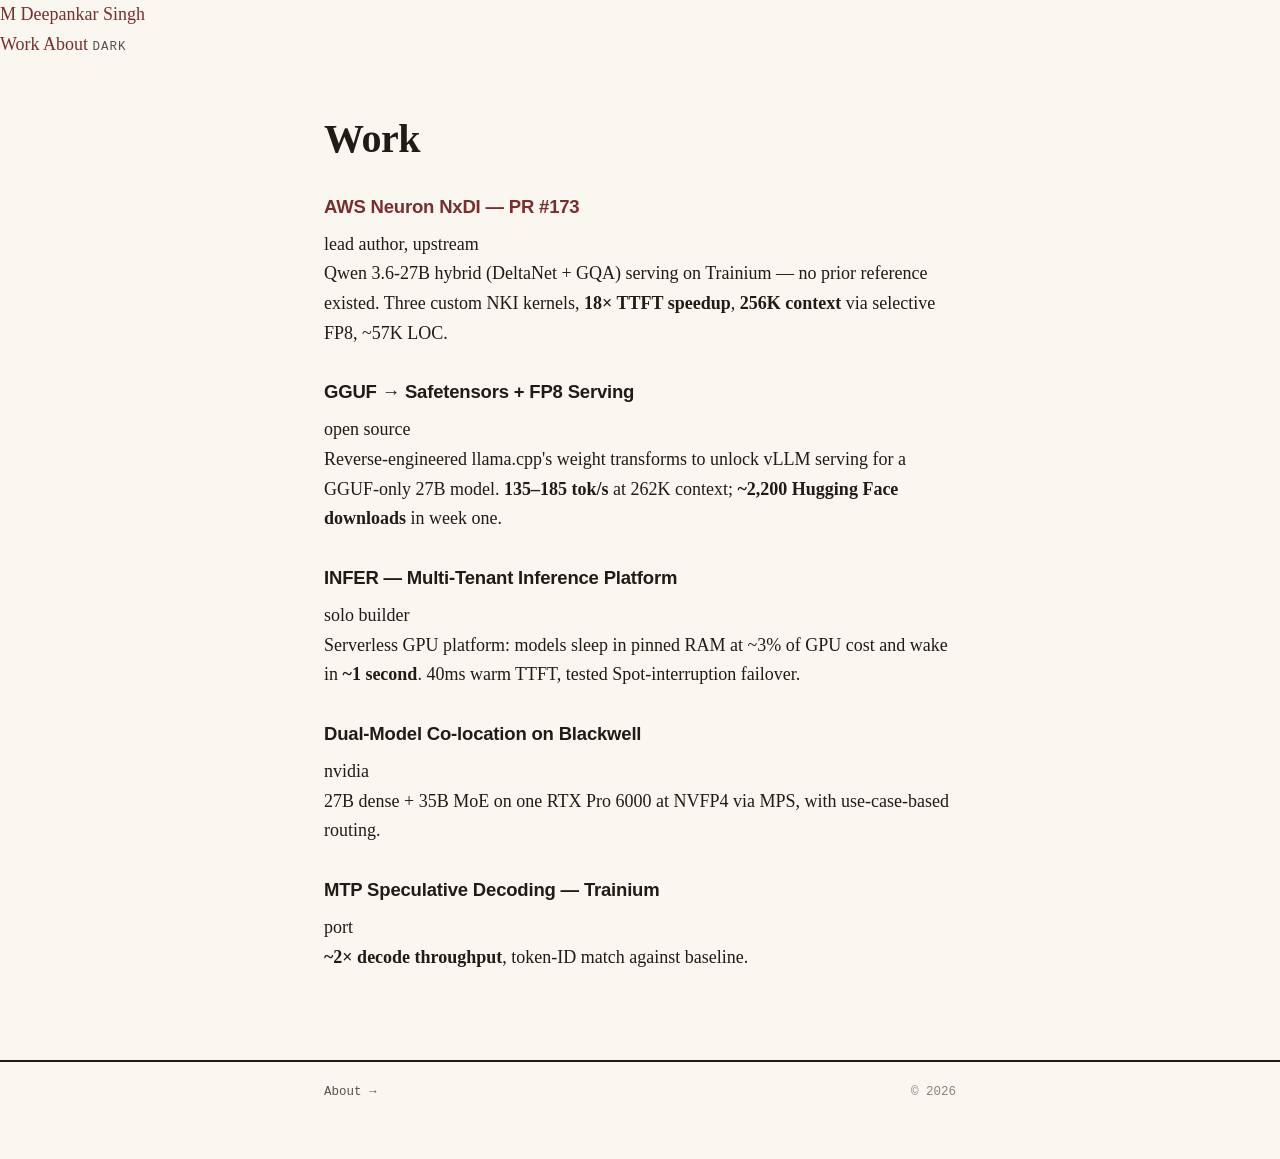
<file: work.html>
<!DOCTYPE html>
<html lang="en">
<head>
<meta charset="UTF-8">
<meta name="viewport" content="width=device-width, initial-scale=1.0">
<title>Work — M Deepankar Singh</title>
<meta name="description" content="Inference-systems projects with hardware validation and shipped numbers.">
<link rel="stylesheet" href="styles.css">
<script src="theme.js"></script>
</head>
<body>

<nav>
  <div class="nav-inner">
    <a class="nav-name" href="index.html">M Deepankar Singh</a>
    <div class="nav-links">
      <a href="work.html" class="active">Work</a>
      <a href="about.html">About</a>
      <button id="theme-toggle" type="button">dark</button>
    </div>
  </div>
</nav>

<main>
  <div class="wrap">

    <h1>Work</h1>

    <div class="entry">
      <h3><a href="https://github.com/aws-neuron/neuronx-distributed-inference/pull/173" target="_blank" rel="noopener">AWS Neuron NxDI — PR #173</a></h3><span class="meta">lead author, upstream</span>
      <p>
        Qwen 3.6-27B hybrid (DeltaNet + GQA) serving on Trainium — no prior reference existed.
        Three custom NKI kernels, <b>18× TTFT speedup</b>, <b>256K context</b> via selective FP8, ~57K LOC.
      </p>
    </div>

    <div class="entry">
      <h3>GGUF → Safetensors + FP8 Serving</h3><span class="meta">open source</span>
      <p>
        Reverse-engineered llama.cpp's weight transforms to unlock vLLM serving for a GGUF-only 27B model.
        <b>135–185 tok/s</b> at 262K context; <b>~2,200 Hugging Face downloads</b> in week one.
      </p>
    </div>

    <div class="entry">
      <h3>INFER — Multi-Tenant Inference Platform</h3><span class="meta">solo builder</span>
      <p>
        Serverless GPU platform: models sleep in pinned RAM at ~3% of GPU cost and wake in <b>~1 second</b>.
        40ms warm TTFT, tested Spot-interruption failover.
      </p>
    </div>

    <div class="entry">
      <h3>Dual-Model Co-location on Blackwell</h3><span class="meta">nvidia</span>
      <p>
        27B dense + 35B MoE on one RTX Pro 6000 at NVFP4 via MPS, with use-case-based routing.
      </p>
    </div>

    <div class="entry">
      <h3>MTP Speculative Decoding — Trainium</h3><span class="meta">port</span>
      <p>
        <b>~2× decode throughput</b>, token-ID match against baseline.
      </p>
    </div>

  </div>
</main>

<footer>
  <div class="wrap">
    <span><a href="about.html">About →</a></span>
    <span>© 2026</span>
  </div>
</footer>

</body>
</html>
</file>
<file: styles.css>
/* ---------- Technical Journal ---------- */
:root {
  --paper: #faf7f0;
  --paper-2: #f3efe5;
  --ink: #1f1c17;
  --ink-2: #57524a;
  --ink-3: #8b857a;
  --rule: #ddd7c9;
  --accent: #7a2e2e;            /* maroon — classic paper hyperlink */
  --chart-accent: #2a78d6;      /* validated series-1, light */
  --chart-mute: #aaa79b;
  --chart-grid: #e3ded1;
  --serif: "Charter", "Bitstream Charter", "Sitka Text", Cambria, Georgia, "Times New Roman", serif;
  --mono: ui-monospace, "SF Mono", SFMono-Regular, Menlo, Consolas, monospace;
  --sans: -apple-system, BlinkMacSystemFont, "Segoe UI", Helvetica, Arial, sans-serif;
}
[data-theme="dark"] {
  --paper: #171511;
  --paper-2: #1f1c17;
  --ink: #e9e4d8;
  --ink-2: #a8a294;
  --ink-3: #746f63;
  --rule: #33302a;
  --accent: #d99a8a;
  --chart-accent: #3987e5;      /* validated series-1, dark */
  --chart-mute: #57534a;
  --chart-grid: #2b2822;
}

* { margin: 0; padding: 0; box-sizing: border-box; }
html { scroll-behavior: smooth; }
body {
  background: var(--paper);
  color: var(--ink);
  font-family: var(--serif);
  font-size: 18px;
  line-height: 1.65;
  -webkit-font-smoothing: antialiased;
  transition: background 0.25s ease, color 0.25s ease;
}
.wrap { max-width: 680px; margin: 0 auto; padding: 0 24px; }

a { color: var(--accent); text-decoration: none; }
a:hover { text-decoration: underline; text-underline-offset: 3px; }

/* ---------- masthead ---------- */
.masthead { border-bottom: 2px solid var(--ink); }
.masthead-inner {
  max-width: 680px; margin: 0 auto; padding: 26px 24px 14px;
  display: flex; align-items: baseline; gap: 10px 18px; flex-wrap: wrap;
}
.masthead .name {
  font-variant: small-caps; letter-spacing: 0.06em;
  font-size: 19px; font-weight: 700; color: var(--ink);
  margin-right: auto; min-width: 0;
}
.masthead .name:hover { text-decoration: none; color: var(--accent); }
.masthead nav { display: flex; gap: 16px; align-items: baseline; flex-shrink: 0; }
.masthead nav a { font-family: var(--mono); font-size: 12.5px; color: var(--ink-2); text-transform: uppercase; letter-spacing: 0.08em; }
.masthead nav a.active, .masthead nav a:hover { color: var(--ink); text-decoration: none; }
#theme-toggle {
  background: none; border: none; cursor: pointer; padding: 0;
  font-family: var(--mono); font-size: 12.5px; color: var(--ink-2);
  text-transform: uppercase; letter-spacing: 0.08em;
}
#theme-toggle:hover { color: var(--ink); }

/* ---------- article ---------- */
main { padding: 56px 0 72px; }

.article-kicker {
  font-family: var(--mono); font-size: 12.5px; color: var(--ink-3);
  text-transform: uppercase; letter-spacing: 0.1em; margin-bottom: 14px;
}
.article-kicker .no { color: var(--accent); }
h1 {
  font-size: clamp(30px, 5.4vw, 40px); line-height: 1.18;
  font-weight: 700; letter-spacing: -0.01em; margin-bottom: 18px;
}
.article-meta {
  font-family: var(--mono); font-size: 13px; color: var(--ink-2);
  padding-bottom: 22px; border-bottom: 1px solid var(--rule); margin-bottom: 30px;
}
.article-meta a { color: var(--ink-2); text-decoration: underline; text-underline-offset: 3px; }
.article-meta a:hover { color: var(--accent); }

.abstract {
  font-size: 19px; line-height: 1.6; color: var(--ink);
  font-style: italic; margin-bottom: 36px;
}
.abstract b { font-style: normal; }

h2 {
  font-size: 23px; font-weight: 700; margin: 46px 0 14px; line-height: 1.3;
}
h2 .sec-no { color: var(--accent); font-variant-numeric: tabular-nums; margin-right: 10px; }
p { margin-bottom: 16px; }
p.dim { color: var(--ink-2); }
strong { font-weight: 700; }

/* pull stat */
.pull {
  border-top: 1px solid var(--rule); border-bottom: 1px solid var(--rule);
  padding: 18px 0; margin: 28px 0; text-align: center;
}
.pull .big { font-family: var(--sans); font-size: 44px; font-weight: 650; letter-spacing: -0.02em; display: block; line-height: 1.1; }
.pull .cap { font-family: var(--mono); font-size: 12.5px; color: var(--ink-2); text-transform: uppercase; letter-spacing: 0.08em; margin-top: 6px; display: block; }

/* ---------- figures ---------- */
figure { margin: 32px 0; }
.fig-panel {
  background: var(--paper-2); border: 1px solid var(--rule); border-radius: 4px;
  padding: 20px 18px 12px;
}
figcaption {
  font-family: var(--mono); font-size: 12.5px; color: var(--ink-2);
  margin-top: 10px; line-height: 1.55;
}
figcaption .fig-no { color: var(--accent); }
.fig-row { display: flex; gap: 20px; flex-wrap: wrap; }
.fig-row > div { flex: 1; min-width: 240px; }
.fig-title {
  font-family: var(--mono); font-size: 12px; color: var(--ink-2);
  margin-bottom: 8px; letter-spacing: 0.03em;
}
svg { display: block; width: 100%; height: auto; }
svg text { font-family: var(--mono); }

/* ---------- index (cover) ---------- */
.cover-role { font-size: 20px; font-style: italic; color: var(--ink-2); margin-bottom: 26px; }
.toc { margin: 10px 0 8px; }
.toc-item {
  display: block; padding: 20px 0; border-top: 1px solid var(--rule);
  color: var(--ink); text-decoration: none;
}
.toc-item:last-child { border-bottom: 1px solid var(--rule); }
.toc-item:hover { text-decoration: none; }
.toc-item:hover .toc-title { color: var(--accent); }
.toc-no { font-family: var(--mono); font-size: 12.5px; color: var(--accent); letter-spacing: 0.08em; }
.toc-title { font-size: 22px; font-weight: 700; margin: 4px 0 6px; line-height: 1.3; }
.toc-abs { color: var(--ink-2); font-size: 16.5px; margin: 0; }
.toc-stats { font-family: var(--mono); font-size: 12.5px; color: var(--ink-3); margin-top: 8px; }

.brief-list { list-style: none; }
.brief-list li { padding: 12px 0; border-top: 1px solid var(--rule); }
.brief-list li:last-child { border-bottom: 1px solid var(--rule); }
.brief-list .t { font-weight: 700; }
.brief-list .d { color: var(--ink-2); font-size: 16.5px; }

/* ---------- footer ---------- */
footer { border-top: 2px solid var(--ink); padding: 20px 0 56px; }
footer .wrap {
  display: flex; justify-content: space-between; flex-wrap: wrap; gap: 8px;
  font-family: var(--mono); font-size: 12.5px; color: var(--ink-3);
}
footer a { color: var(--ink-2); }

.next-article { margin-top: 52px; padding-top: 20px; border-top: 1px solid var(--rule); }
.next-article .lbl { font-family: var(--mono); font-size: 12px; color: var(--ink-3); text-transform: uppercase; letter-spacing: 0.08em; }
.next-article a { font-size: 19px; font-weight: 700; color: var(--ink); }
.next-article a:hover { color: var(--accent); text-decoration: none; }

/* ---------- inline code block ---------- */
.codeblock {
  margin: 20px 0; font-family: var(--mono); line-height: 1.7;
  color: var(--ink-2); font-size: clamp(11px, 3.1vw, 13.5px);
  overflow-wrap: anywhere;
}
.codeblock .ind { padding-left: 2.6em; }
.codeblock b { font-weight: 400; color: var(--ink); }

/* ---------- results at a glance ---------- */
.glance {
  border: 1px solid var(--rule); border-radius: 4px; background: var(--paper-2);
  padding: 16px 18px 6px; margin: 0 0 34px;
}
.glance-hd {
  font-family: var(--mono); font-size: 11.5px; color: var(--ink-3);
  text-transform: uppercase; letter-spacing: 0.1em; margin-bottom: 12px;
}
.glance dl { display: grid; grid-template-columns: 1fr 1fr; gap: 4px 24px; }
.glance dl > div { padding-bottom: 12px; }
.glance dt {
  font-family: var(--sans); font-size: 25px; font-weight: 650;
  letter-spacing: -0.02em; line-height: 1.15; color: var(--ink);
}
.glance dd {
  font-family: var(--mono); font-size: 11.5px; line-height: 1.5;
  color: var(--ink-2); margin-top: 4px;
}

/* ---------- narrow viewports ---------- */
@media (max-width: 540px) {
  body { font-size: 17px; }
  main { padding: 40px 0 56px; }
  .masthead-inner { padding: 20px 20px 12px; gap: 8px 14px; }
  .wrap { padding: 0 20px; }
  .pull .big { font-size: 34px; }
  .glance dl { grid-template-columns: 1fr; }
  .glance dt { font-size: 23px; }
}
@media (max-width: 420px) {
  .masthead .name { font-size: 17px; }
  .masthead nav { gap: 14px; }
  h1 { font-size: 27px; }
  .fig-row > div { min-width: 0; flex-basis: 100%; }
}

/* ---------- data tables ---------- */
h3 {
  font-size: 18.5px; font-weight: 700; margin: 32px 0 10px; line-height: 1.35;
  font-family: var(--sans); letter-spacing: -0.01em;
}
.tbl {
  margin: 22px 0; overflow-x: auto; -webkit-overflow-scrolling: touch;
  border: 1px solid var(--rule); border-radius: 4px; background: var(--paper-2);
}
.tbl table {
  border-collapse: collapse; width: 100%; min-width: 460px;
  font-family: var(--mono); font-size: 13px; line-height: 1.5;
  font-variant-numeric: tabular-nums;
}
.tbl th, .tbl td {
  padding: 9px 14px; text-align: left; border-bottom: 1px solid var(--rule);
  white-space: nowrap;
}
.tbl th {
  color: var(--ink-3); font-weight: 400; text-transform: uppercase;
  font-size: 11px; letter-spacing: 0.07em;
  border-bottom: 1px solid var(--ink-3);
}
.tbl td { color: var(--ink-2); }
.tbl td:first-child { color: var(--ink); }
.tbl td b, .tbl th b { color: var(--ink); font-weight: 700; }
.tbl tr:last-child td { border-bottom: none; }
.tbl.spec table { min-width: 340px; }
.tbl.spec td { white-space: normal; }
.tbl.spec td:first-child { width: 34%; color: var(--ink-3); }
.tbl-note {
  font-family: var(--mono); font-size: 11.5px; color: var(--ink-3);
  margin: -12px 0 22px;
}
.caveats { margin: 18px 0 0; padding-left: 22px; }
.caveats li { margin-bottom: 10px; color: var(--ink-2); font-size: 16.5px; line-height: 1.6; }
.caveats li b, .caveats li strong { color: var(--ink); }
@media (max-width: 540px) {
  .tbl table { font-size: 11.5px; min-width: 0; }
  .tbl.spec table { min-width: 0; }
  .tbl th, .tbl td { padding: 7px 7px; }
  .tbl th { font-size: 9.5px; letter-spacing: 0.03em; white-space: normal; }
  .tbl td { white-space: normal; }
}
</file>
